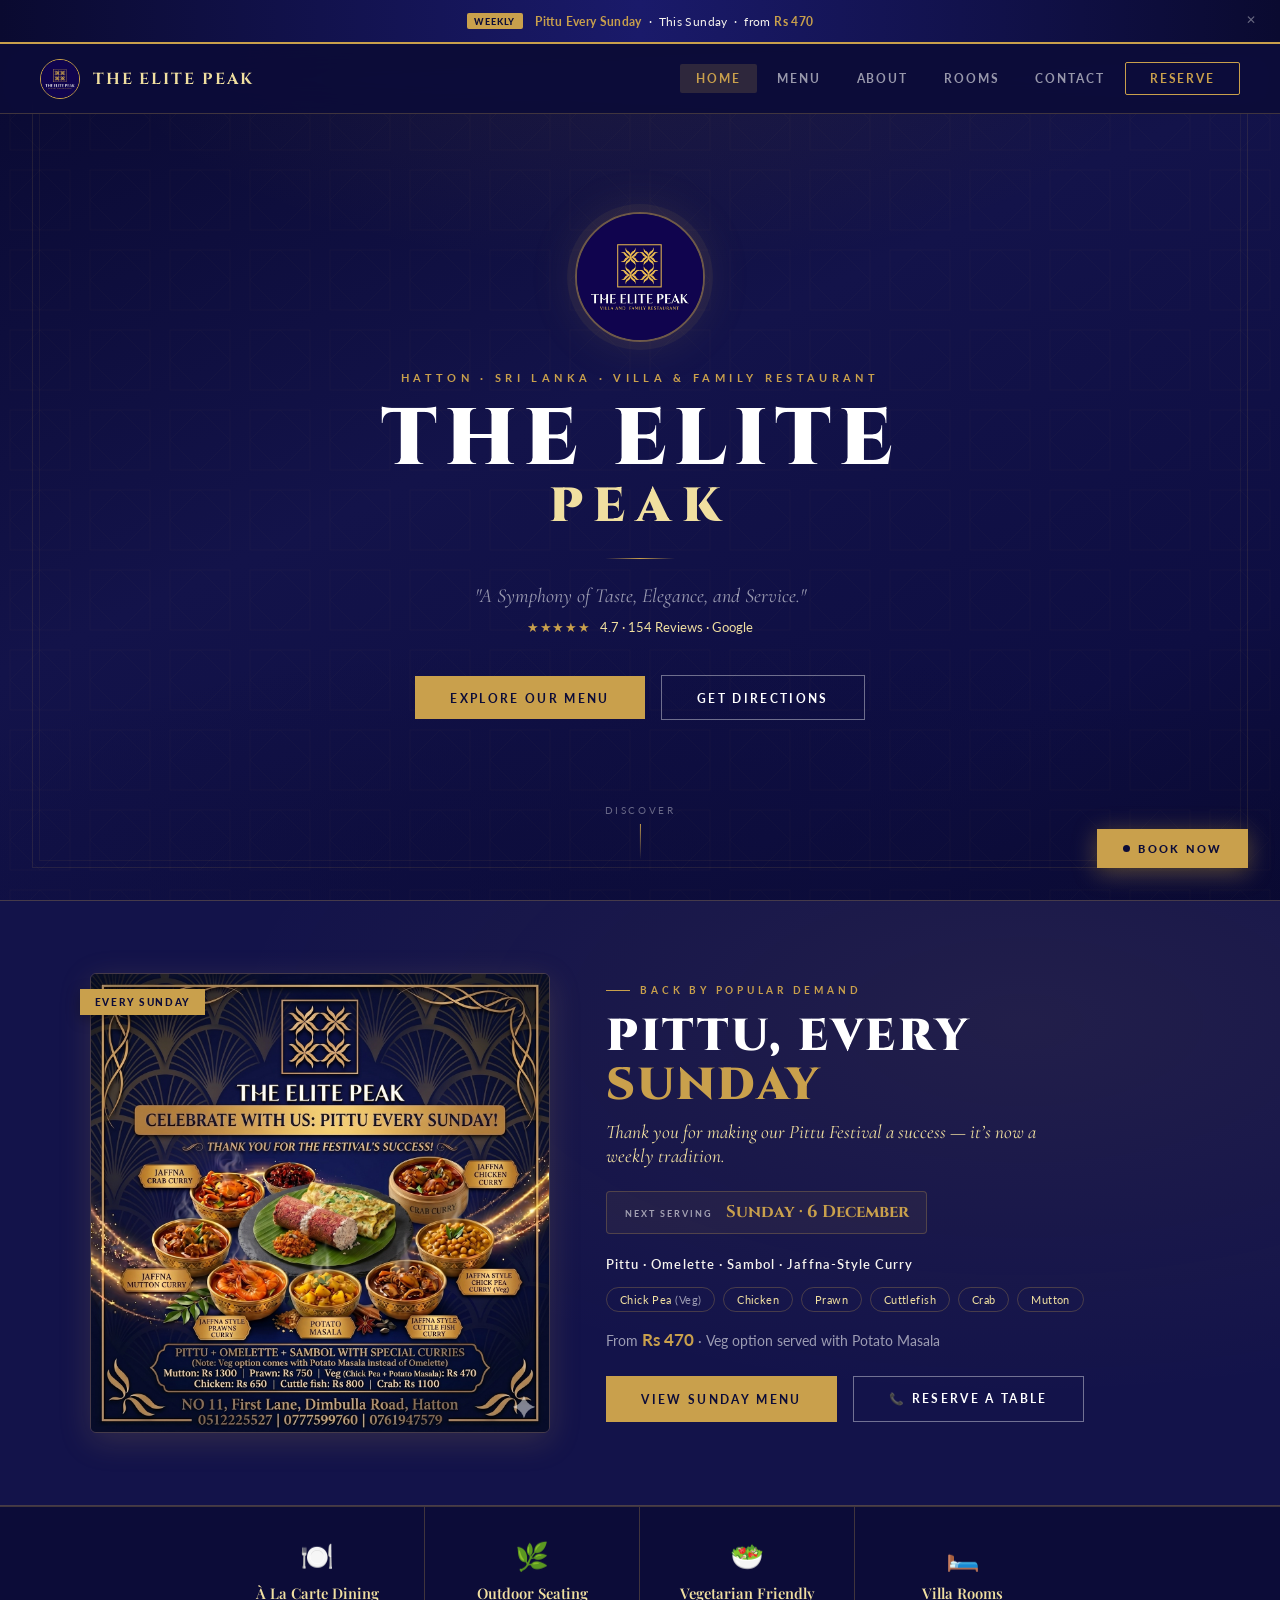
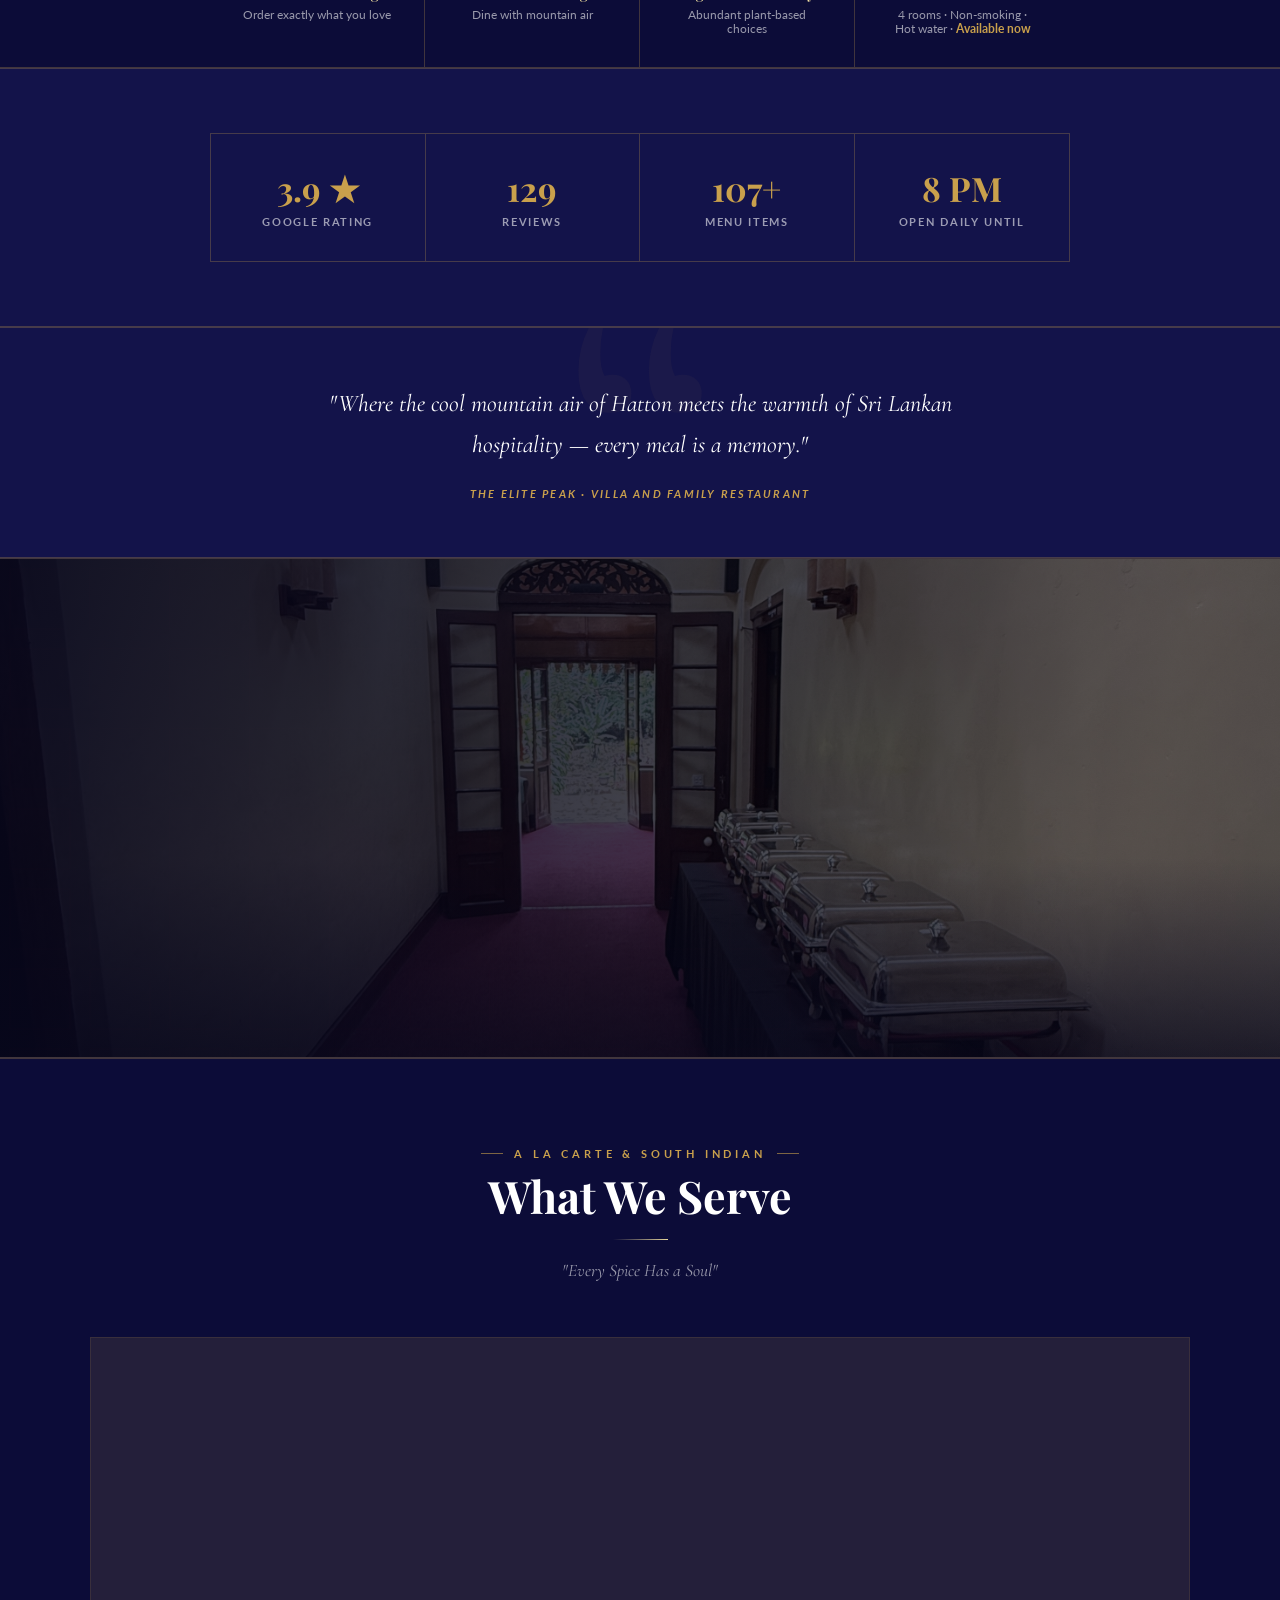
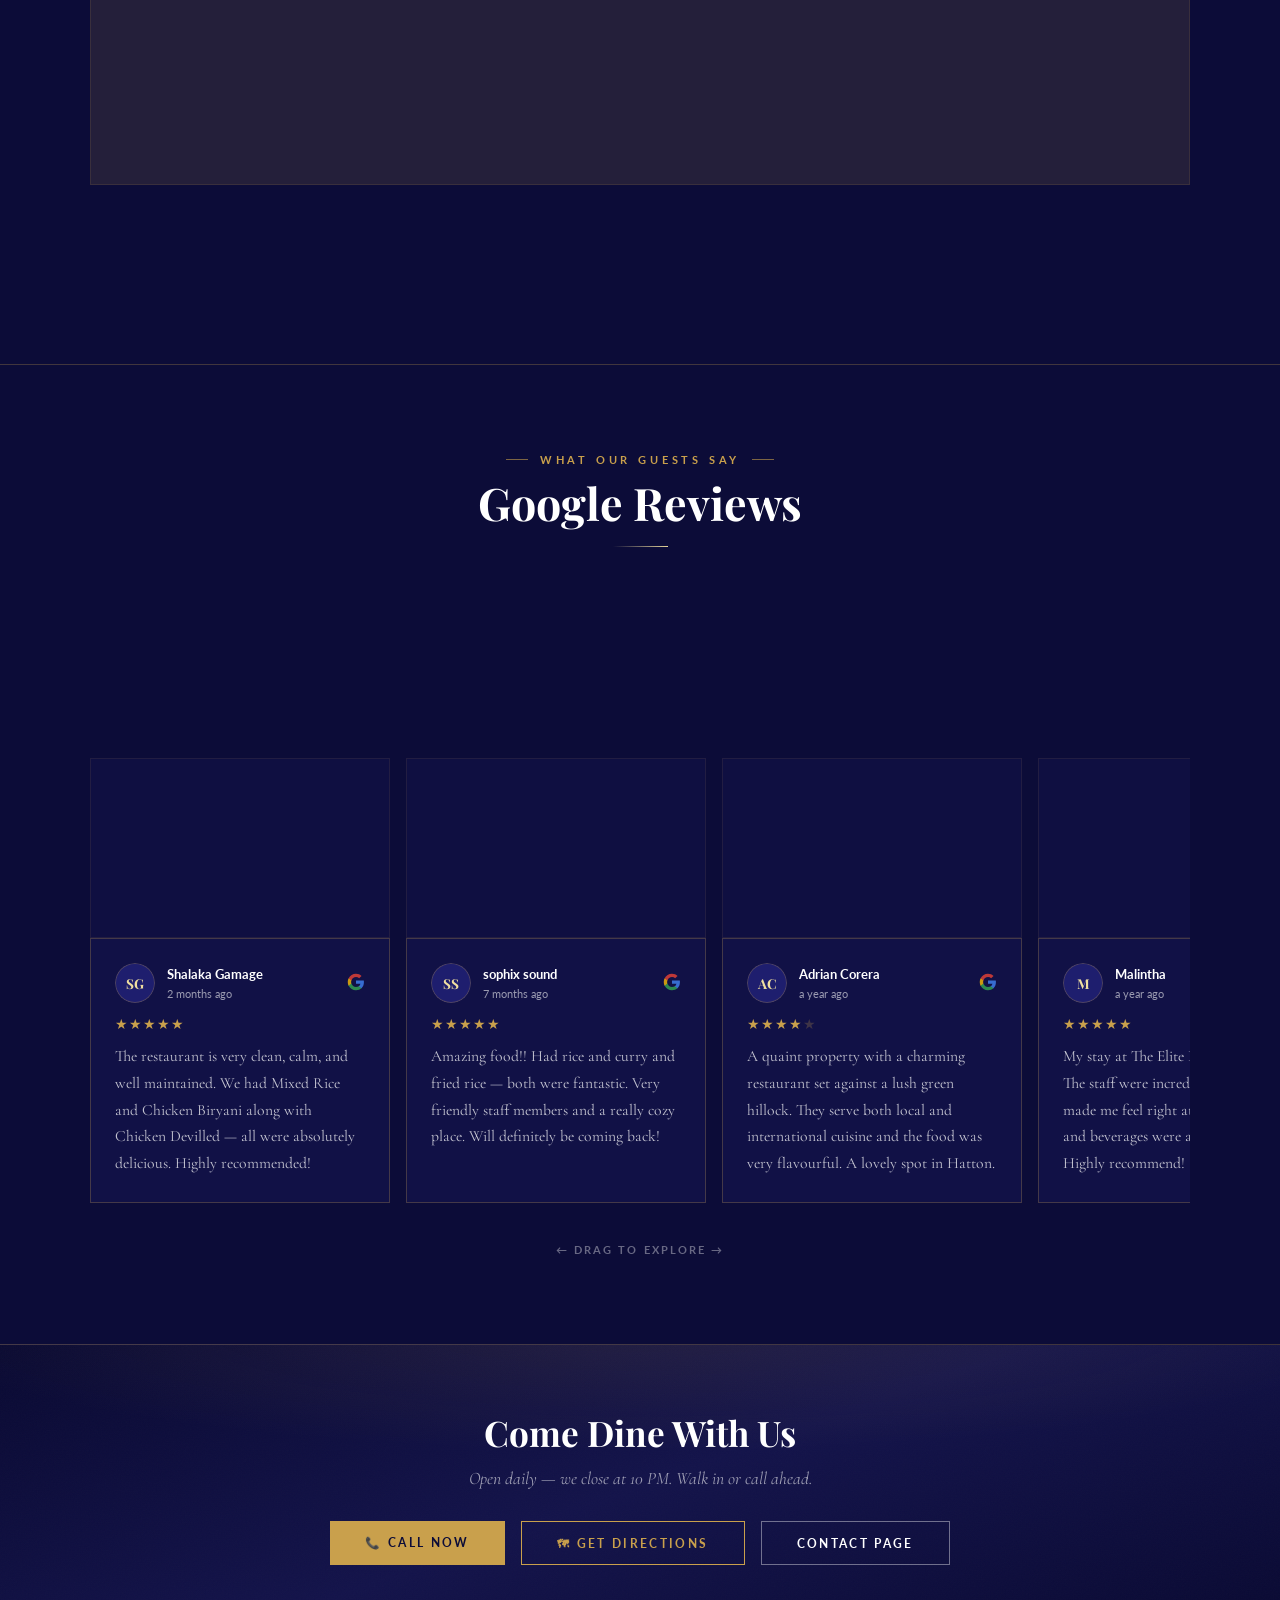
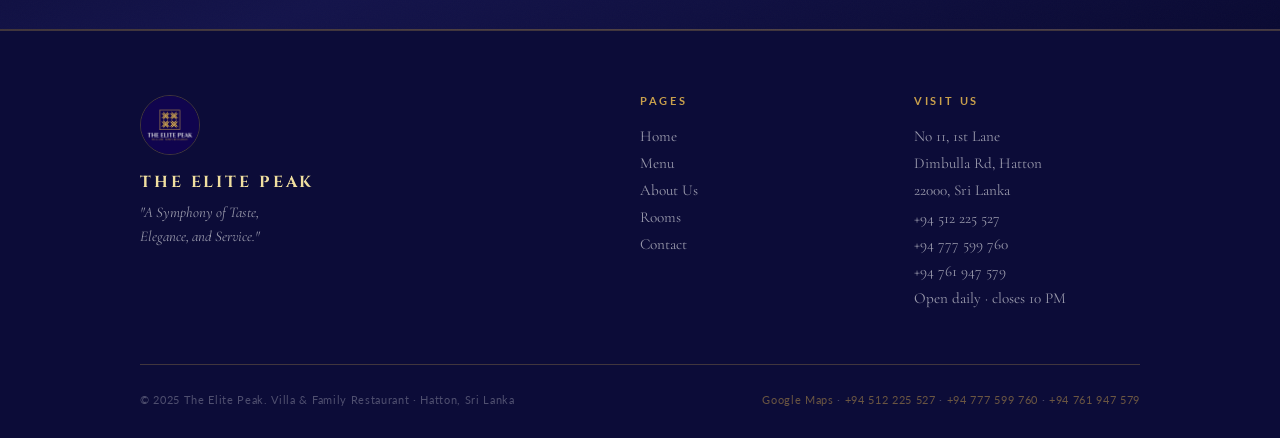
<file: index.html>
<!DOCTYPE html>
<html lang="en">
<head>
  <meta charset="UTF-8" />
  <meta name="viewport" content="width=device-width, initial-scale=1.0" />
  <title>The Elite Peak — Villa & Family Restaurant | Hatton, Sri Lanka</title>
  <meta name="description" content="The Elite Peak Villa and Family Restaurant — Hatton, Sri Lanka. Exquisite A la Carte dining and South Indian cuisine. Rated 4.7 ★ on Google." />
  <link rel="stylesheet" href="style.css" />
  <style>
    body { background: var(--navy-deep); }
    /* ---- HOME-SPECIFIC: Hero ---- */
    .hero {
      min-height: 100vh;
      display: flex; flex-direction: column;
      align-items: center; justify-content: center;
      text-align: center;
      padding: 6rem 2rem 4rem;
      position: relative; overflow: hidden;
    }
    .hero-bg {
      position: absolute; inset: 0;
      background:
        radial-gradient(ellipse 80% 55% at 50% 0%,  rgba(201,160,76,0.09) 0%, transparent 55%),
        radial-gradient(ellipse 100% 45% at 50% 100%, rgba(12,12,56,0.7) 0%, transparent 65%),
        linear-gradient(155deg, #090930 0%, #13134a 45%, #0e0e42 80%, #090930 100%);
    }
    /* Subtle repeating geometric from logo inspiration */
    .hero-bg::after {
      content: '';
      position: absolute; inset: 0;
      opacity: 0.055;
      background-image: url("data:image/svg+xml,%3Csvg xmlns='http://www.w3.org/2000/svg' width='80' height='80'%3E%3Crect x='10' y='10' width='60' height='60' fill='none' stroke='%23c9a04c' stroke-width='0.6'/%3E%3Cpath d='M40 10 L70 40 L40 70 L10 40 Z' fill='none' stroke='%23c9a04c' stroke-width='0.5'/%3E%3C/svg%3E");
      background-size: 80px 80px;
    }
    /* Decorative border frame */
    .hero-frame {
      position: absolute;
      top: 80px; left: 2rem; right: 2rem; bottom: 2rem;
      border: 1px solid rgba(201,160,76,0.12);
      pointer-events: none;
    }
    .hero-frame::before {
      content: '';
      position: absolute;
      top: 6px; left: 6px; right: 6px; bottom: 6px;
      border: 1px solid rgba(201,160,76,0.07);
    }
    .hero-content { position: relative; z-index: 2; max-width: 760px; }

    .hero-logo {
      width: 130px; height: 130px; border-radius: 50%;
      border: 2px solid rgba(201,160,76,0.5);
      box-shadow: 0 0 0 8px rgba(201,160,76,0.07), 0 0 50px rgba(201,160,76,0.14);
      overflow: hidden; margin: 0 auto 1.8rem;
      opacity: 0; animation: fadeUp 0.9s ease forwards 0.2s;
    }
    .hero-logo img { width: 100%; height: 100%; object-fit: cover; }

    .hero-eyebrow {
      font-size: 0.68rem; font-weight: 700;
      letter-spacing: 0.4em; text-transform: uppercase;
      color: var(--gold);
      opacity: 0; animation: fadeUp 0.9s ease forwards 0.38s;
      margin-bottom: 0.9rem;
    }
    .hero-title {
      font-family: 'Cinzel', serif;
      font-size: clamp(2.4rem, 7vw, 5rem);
      font-weight: 900; line-height: 1.05;
      color: var(--white);
      letter-spacing: 0.1em;
      text-transform: uppercase;
      opacity: 0; animation: fadeUp 0.9s ease forwards 0.52s;
    }
    .hero-title em {
      font-style: normal; color: var(--gold-pale);
      display: block; font-size: 0.6em;
      letter-spacing: 0.22em;
    }
    .hero-rule {
      width: 70px; height: 1px;
      background: linear-gradient(90deg, transparent, var(--gold), transparent);
      margin: 1.6rem auto;
      opacity: 0; animation: fadeIn 1s ease forwards 0.7s;
    }
    .hero-tagline {
      font-family: 'Cormorant Garamond', serif;
      font-size: clamp(1rem, 2.5vw, 1.25rem);
      font-style: italic; color: var(--text-muted);
      margin-bottom: 0.5rem;
      opacity: 0; animation: fadeUp 0.9s ease forwards 0.82s;
    }
    .hero-rating {
      display: inline-flex; align-items: center; gap: 0.6rem;
      font-size: 0.8rem; color: var(--gold-pale);
      margin-bottom: 2.5rem;
      opacity: 0; animation: fadeUp 0.9s ease forwards 0.95s;
    }
    .hero-rating .stars { color: var(--gold); letter-spacing: 0.05em; }
    .hero-actions {
      display: flex; align-items: center; justify-content: center;
      gap: 1rem; flex-wrap: wrap;
      opacity: 0; animation: fadeUp 0.9s ease forwards 1.1s;
    }

    .hero-scroll {
      position: absolute; bottom: 2.5rem; left: 50%; transform: translateX(-50%);
      z-index: 3; display: flex; flex-direction: column; align-items: center; gap: 0.5rem;
      opacity: 0; animation: fadeIn 1s ease forwards 1.5s;
    }
    .hero-scroll span { font-size: 0.63rem; letter-spacing: 0.25em; text-transform: uppercase; color: var(--text-muted2); }
    .scroll-line { width: 1px; height: 36px; background: linear-gradient(to bottom, var(--gold), transparent); animation: scrollPulse 2.2s ease infinite; }

    /* ---- Menu Preview section ---- */
    .menu-preview {
      background: var(--navy-mid);
      border-top: 1px solid var(--border-gold);
      border-bottom: 1px solid var(--border-gold);
    }
    .preview-grid {
      max-width: 1100px; margin: 0 auto;
      display: grid; grid-template-columns: repeat(auto-fill, minmax(220px, 1fr));
      gap: 1px;
      background: rgba(201,160,76,0.12);
      border: 1px solid rgba(201,160,76,0.12);
    }
    .preview-card {
      background: rgba(12,12,56,0.7);
      padding: 1.75rem 1.4rem;
      cursor: pointer;
      transition: background var(--transition), transform var(--transition);
      position: relative; overflow: hidden;
      display: block;
    }
    .preview-card::before {
      content: '';
      position: absolute; top: 0; left: 0; right: 0;
      height: 2px; background: var(--gold);
      transform: scaleX(0); transform-origin: left;
      transition: transform var(--transition);
    }
    .preview-card:hover { background: rgba(19,19,74,0.95); transform: translateY(-2px); }
    .preview-card:hover::before { transform: scaleX(1); }
    .preview-card-icon { font-size: 1.9rem; margin-bottom: 0.85rem; }
    .preview-card-title {
      font-family: 'Playfair Display', serif;
      font-size: 1rem; font-weight: 600;
      color: var(--white); margin-bottom: 0.4rem;
    }
    .preview-card-count {
      font-size: 0.7rem; font-weight: 700;
      letter-spacing: 0.12em; text-transform: uppercase;
      color: var(--gold);
    }

    .view-all-wrap { text-align: center; margin-top: 3rem; }

    /* ---- Villa Teaser ---- */
    .villa-teaser {
      position: relative; height: 500px; overflow: hidden;
      border-top: 1px solid var(--border-gold);
      border-bottom: 1px solid var(--border-gold);
    }
    .villa-teaser-bg { position: absolute; inset: 0; }
    .villa-teaser-bg img {
      width: 100%; height: 100%; object-fit: cover;
      filter: brightness(0.45) saturate(0.85);
      transform: scale(1.03);
      transition: transform 12s ease;
    }
    .villa-teaser:hover .villa-teaser-bg img { transform: scale(1.0); }
    .villa-teaser-overlay {
      position: absolute; inset: 0;
      background:
        linear-gradient(105deg, rgba(7,7,28,0.90) 0%, rgba(7,7,28,0.42) 55%, rgba(7,7,28,0.1) 85%),
        linear-gradient(to top, rgba(7,7,28,0.7) 0%, transparent 40%);
    }
    .villa-teaser-overlay::after {
      content: '';
      position: absolute; inset: 0;
      background-image: url("data:image/svg+xml,%3Csvg xmlns='http://www.w3.org/2000/svg' width='80' height='80'%3E%3Crect x='10' y='10' width='60' height='60' fill='none' stroke='%23c9a04c' stroke-width='0.4' opacity='0.2'/%3E%3C/svg%3E");
      background-size: 80px 80px; opacity: 0.07;
    }
    .villa-teaser-content {
      position: relative; z-index: 2; height: 100%;
      display: flex; flex-direction: column; justify-content: center;
      padding: 0 6vw; max-width: 620px;
    }
    .villa-teaser-eyebrow {
      display: flex; align-items: center; gap: 0.65rem;
      font-size: 0.63rem; font-weight: 700;
      letter-spacing: 0.38em; text-transform: uppercase;
      color: var(--gold); margin-bottom: 1.1rem;
    }
    .villa-teaser-eyebrow::before { content: ''; width: 24px; height: 1px; background: var(--gold); flex-shrink: 0; }
    .villa-teaser-title {
      font-family: 'Playfair Display', serif;
      font-size: clamp(2.1rem, 5vw, 3.4rem);
      font-weight: 700; color: var(--white);
      line-height: 1.1; margin-bottom: 1.2rem;
    }
    .villa-teaser-title em { color: var(--gold-pale); font-style: italic; display: block; }
    .villa-teaser-rule {
      width: 56px; height: 1px;
      background: linear-gradient(90deg, var(--gold), transparent);
      margin-bottom: 1.2rem;
    }
    .villa-teaser-sub {
      font-family: 'Cormorant Garamond', serif;
      font-size: 1.1rem; font-style: italic;
      color: rgba(255,255,255,0.62); margin-bottom: 2.2rem;
    }
    .villa-teaser-amenities {
      display: flex; gap: 0.5rem; flex-wrap: wrap; margin-bottom: 2.2rem;
    }
    .villa-teaser-amenities span {
      padding: 0.28rem 0.7rem;
      border: 1px solid rgba(201,160,76,0.3);
      background: rgba(201,160,76,0.07);
      font-size: 0.62rem; font-weight: 700;
      letter-spacing: 0.1em; text-transform: uppercase;
      color: var(--gold-pale);
    }
    @media (max-width: 768px) {
      .villa-teaser { height: 420px; }
    }

    /* ---- Testimonial / highlight band ---- */
    .highlight-band {
      background: var(--navy-mid);
      border-top: 1px solid var(--border-gold);
      border-bottom: 1px solid var(--border-gold);
      padding: 3.5rem 2rem;
      text-align: center;
    }
    .highlight-band blockquote {
      font-family: 'Cormorant Garamond', serif;
      font-size: clamp(1.1rem, 2.5vw, 1.5rem);
      font-style: italic; color: var(--white);
      max-width: 700px; margin: 0 auto 1rem;
      line-height: 1.7;
    }
    .highlight-band cite {
      font-size: 0.7rem; font-weight: 700;
      letter-spacing: 0.2em; text-transform: uppercase;
      color: var(--gold);
    }
  </style>
  
  <script>
    var _paq = window._paq = window._paq || [];
    /* tracker methods like "setCustomDimension" should be called before "trackPageView" */
    _paq.push(['trackPageView']);
    _paq.push(['enableLinkTracking']);
    (function() {
      var u="https://elitepeakhattonlk.matomo.cloud/";
      _paq.push(['setTrackerUrl', u+'matomo.php']);
      _paq.push(['setSiteId', '1']);
      var d=document, g=d.createElement('script'), s=d.getElementsByTagName('script')[0];
      g.async=true; g.src='https://cdn.matomo.cloud/elitepeakhattonlk.matomo.cloud/matomo.js'; s.parentNode.insertBefore(g,s);
    })();
  </script>

</head>
<body>

  <!-- NAV -->
  <nav class="nav" id="mainNav">
    <a href="index.html" class="nav-brand">
      <img src="resources/elitepeak_icon.jpg" alt="The Elite Peak" class="nav-logo" />
      <span class="nav-name">The Elite Peak</span>
    </a>
    <ul class="nav-links">
      <li><a href="index.html" class="active">Home</a></li>
      <li><a href="menu.html">Menu</a></li>
      <li><a href="about.html">About</a></li>
      <li><a href="rooms.html">Rooms</a></li>
      <li><a href="contact.html">Contact</a></li>
      <li><a href="tel:+94512225527" class="nav-cta">Reserve</a></li>
    </ul>
    <button class="hamburger" id="hamburgerBtn" aria-label="Open menu">
      <span></span><span></span><span></span>
    </button>
  </nav>

  <!-- Mobile drawer -->
  <div class="nav-overlay" id="navOverlay"></div>
  <div class="nav-drawer" id="navDrawer">
    <button class="drawer-close" id="drawerClose">✕</button>
    <ul>
      <li><a href="index.html" class="drawer-link active">Home</a></li>
      <li><a href="menu.html" class="drawer-link">Menu</a></li>
      <li><a href="about.html" class="drawer-link">About</a></li>
      <li><a href="rooms.html" class="drawer-link">Rooms</a></li>
      <li><a href="contact.html" class="drawer-link">Contact</a></li>
      <li><a href="tel:+94512225527" class="drawer-link">📞 +94 512 225 527</a></li>
      <li><a href="tel:+94777599760" class="drawer-link">📱 +94 777 599 760</a></li>
      <li><a href="tel:+94761947579" class="drawer-link">📱 +94 761 947 579</a></li>
    </ul>
  </div>

  <!-- HERO -->
  <section class="hero" id="hero">
    <div class="hero-bg"></div>
    <div class="hero-frame"></div>
    <div class="hero-content">
      <div class="hero-logo"><img src="resources/elitepeak_icon.jpg" alt="The Elite Peak Logo" /></div>
      <p class="hero-eyebrow">Hatton · Sri Lanka · Villa &amp; Family Restaurant</p>
      <h1 class="hero-title">The Elite<em>Peak</em></h1>
      <div class="hero-rule"></div>
      <p class="hero-tagline">"A Symphony of Taste, Elegance, and Service."</p>
      <div class="hero-rating">
        <span class="stars">★★★★★</span>
        <span>4.7 · 154 Reviews · Google</span>
      </div>
      <div class="hero-actions">
        <a href="menu.html" class="btn btn-gold">Explore Our Menu</a>
        <a href="contact.html" class="btn btn-outline-white">Get Directions</a>
      </div>
    </div>
    <div class="hero-scroll">
      <span>Discover</span>
      <div class="scroll-line"></div>
    </div>
  </section>

  <!-- PITTU SUNDAYS — weekly tradition -->
  <section class="pittu-sunday" id="pittu-sunday">
    <div class="ps-inner">
      <div class="ps-poster reveal">
        <img src="resources/pittu_sunday/pittu_sunday_web.jpg" alt="Pittu Every Sunday at The Elite Peak — pittu, omelette and sambol with Jaffna-style curries" loading="lazy" />
        <div class="ps-poster-badge" id="psBadge">Every Sunday</div>
      </div>
      <div class="ps-content reveal">
        <p class="ps-eyebrow">Back by Popular Demand</p>
        <h2 class="ps-title">Pittu, Every<em>Sunday</em></h2>
        <p class="ps-thanks">Thank you for making our Pittu Festival a success — it&rsquo;s now a weekly tradition.</p>
        <div class="ps-next">
          <span class="ps-next-label">Next Serving</span>
          <span class="ps-next-date" id="psNextDate">This Sunday</span>
        </div>
        <p class="ps-combo">Pittu &middot; Omelette &middot; Sambol &middot; Jaffna-Style Curry</p>
        <div class="ps-curries">
          <span>Chick Pea <em>(Veg)</em></span>
          <span>Chicken</span>
          <span>Prawn</span>
          <span>Cuttlefish</span>
          <span>Crab</span>
          <span>Mutton</span>
        </div>
        <p class="ps-price">From <strong>Rs 470</strong> &middot; Veg option served with Potato Masala</p>
        <div class="ps-actions">
          <a href="menu.html?cat=sunday" class="btn btn-gold">View Sunday Menu</a>
          <a href="tel:+94512225527" class="btn btn-outline-white">📞 Reserve a Table</a>
        </div>
      </div>
    </div>
  </section>
  <script>
    (function () {
      /* Compute next Sunday in Sri Lanka time */
      var colombo = new Date(new Date().toLocaleString('en-US', { timeZone: 'Asia/Colombo' }));
      var daysAway = (7 - colombo.getDay()) % 7;
      var next = new Date(colombo);
      next.setDate(colombo.getDate() + daysAway);
      var label = next.toLocaleDateString('en-GB', { day: 'numeric', month: 'long' });

      var dateEl = document.getElementById('psNextDate');
      var badgeEl = document.getElementById('psBadge');
      if (daysAway === 0) {
        dateEl.textContent = 'Today · ' + label;
        badgeEl.textContent = 'Served Today!';
        document.getElementById('pittu-sunday').classList.add('ps-today');
      } else if (daysAway === 1) {
        dateEl.textContent = 'Tomorrow · ' + label;
      } else {
        dateEl.textContent = 'Sunday · ' + label;
      }
    })();
  </script>

  <!-- FEATURES STRIP -->
  <div class="features-strip">
    <div class="features-grid" style="grid-template-columns:repeat(4,1fr)">
      <div class="feature-item">
        <span class="feature-icon">🍽️</span>
        <p class="feature-title">À La Carte Dining</p>
        <p class="feature-desc">Order exactly what you love</p>
      </div>
      <div class="feature-item">
        <span class="feature-icon">🌿</span>
        <p class="feature-title">Outdoor Seating</p>
        <p class="feature-desc">Dine with mountain air</p>
      </div>
      <div class="feature-item">
        <span class="feature-icon">🥗</span>
        <p class="feature-title">Vegetarian Friendly</p>
        <p class="feature-desc">Abundant plant-based choices</p>
      </div>
      <div class="feature-item" style="border-right:none">
        <span class="feature-icon">🛏️</span>
        <p class="feature-title"><a href="rooms.html" style="color:inherit">Villa Rooms</a></p>
        <p class="feature-desc">4 rooms · Non-smoking · Hot water · <a href="rooms.html" style="color:var(--gold); font-weight:700">Available now</a></p>
      </div>
    </div>
  </div>

  <!-- STATS -->
  <section class="section" style="background:var(--navy-mid); padding:4rem 2rem; border-top:1px solid var(--border-gold); border-bottom:1px solid var(--border-gold);">
    <div class="stats-row reveal">
      <div class="stat-item">
        <span class="stat-number">4.7 ★</span>
        <span class="stat-label">Google Rating</span>
      </div>
      <div class="stat-item">
        <span class="stat-number">154</span>
        <span class="stat-label">Reviews</span>
      </div>
      <div class="stat-item">
        <span class="stat-number">128+</span>
        <span class="stat-label">Menu Items</span>
      </div>
      <div class="stat-item">
        <span class="stat-number">10 PM</span>
        <span class="stat-label">Open Daily Until</span>
      </div>
    </div>
  </section>

  <!-- QUOTE BAND -->
  <div class="highlight-band">
    <blockquote>"Where the cool mountain air of Hatton meets the warmth of Sri Lankan hospitality — every meal is a memory."</blockquote>
    <cite>The Elite Peak · Villa and Family Restaurant</cite>
  </div>

  <!-- VILLA TEASER -->
  <section class="villa-teaser">
    <div class="villa-teaser-bg">
      <img src="resources/lobby/IMG_7108.JPG" alt="The Elite Peak Villa Lobby" loading="lazy" />
      <div class="villa-teaser-overlay"></div>
    </div>
    <div class="villa-teaser-content reveal">
      <p class="villa-teaser-eyebrow">Accommodation</p>
      <h2 class="villa-teaser-title">Stay at the Peak<em>Villa Rooms</em></h2>
      <div class="villa-teaser-rule"></div>
      <p class="villa-teaser-sub">Four vintage-style rooms nestled in the cool hills of Hatton — wake up to mountain air and walk down to breakfast.</p>
      <div class="villa-teaser-amenities">
        <span>4 Rooms</span>
        <span>Hot Water</span>
        <span>Non-Smoking</span>
        <span>Mountain Views</span>
        <span>Daily Housekeeping</span>
      </div>
      <div style="display:flex;gap:1rem;flex-wrap:wrap">
        <a href="rooms.html" class="btn btn-gold">View Rooms</a>
        <a href="tel:+94512225527" class="btn btn-outline-white">📞 Enquire Now</a>
      </div>
    </div>
  </section>

  <!-- MENU PREVIEW -->
  <section class="section menu-preview" style="background:var(--navy-deep)">
    <div class="section-header">
      <p class="section-eyebrow">A La Carte &amp; South Indian</p>
      <h2 class="section-title section-title-light">What We Serve</h2>
      <div class="section-rule"></div>
      <p class="section-sub section-sub-light">"Every Spice Has a Soul"</p>
    </div>
    <div class="preview-grid reveal-stagger">
      <a href="menu.html?cat=sunday" class="preview-card reveal">
        <div class="preview-card-icon">🥥</div>
        <p class="preview-card-title">Sunday Pittu Special</p>
        <p class="preview-card-count">Every Sunday · from Rs 470</p>
      </a>
      <a href="menu.html?cat=soup" class="preview-card reveal">
        <div class="preview-card-icon">🍲</div>
        <p class="preview-card-title">Soups &amp; Noodles</p>
        <p class="preview-card-count">9 items</p>
      </a>
      <a href="menu.html?cat=fried-rice" class="preview-card reveal">
        <div class="preview-card-icon">🍚</div>
        <p class="preview-card-title">Fried Rice</p>
        <p class="preview-card-count">Regular · Medium · Large</p>
      </a>
      <a href="menu.html?cat=kottu" class="preview-card reveal">
        <div class="preview-card-icon">🫓</div>
        <p class="preview-card-title">Kottu Rotti</p>
        <p class="preview-card-count">Normal &amp; With Cheese</p>
      </a>
      <a href="menu.html?cat=biryani" class="preview-card reveal">
        <div class="preview-card-icon">🫕</div>
        <p class="preview-card-title">Biryani</p>
        <p class="preview-card-count">Incl. Sawaan for 5</p>
      </a>
      <a href="menu.html?cat=special" class="preview-card reveal">
        <div class="preview-card-icon">👨‍🍳</div>
        <p class="preview-card-title">Chef's Special</p>
        <p class="preview-card-count">Kili · Dum · Paal Parotta</p>
      </a>
      <a href="menu.html?cat=south-indian" class="preview-card reveal">
        <div class="preview-card-icon">🫙</div>
        <p class="preview-card-title">South Indian</p>
        <p class="preview-card-count">Naan · Kurma · Paratha</p>
      </a>
      <a href="menu.html?cat=juice" class="preview-card reveal">
        <div class="preview-card-icon">🥤</div>
        <p class="preview-card-title">Juice &amp; Drinks</p>
        <p class="preview-card-count">Fresh juices &amp; milkshakes</p>
      </a>
      <a href="menu.html?cat=desserts" class="preview-card reveal">
        <div class="preview-card-icon">🍨</div>
        <p class="preview-card-title">Desserts</p>
        <p class="preview-card-count">Ice cream &amp; fruit salad</p>
      </a>
    </div>
    <div class="view-all-wrap reveal">
      <a href="menu.html" class="btn btn-gold">View Full Menu</a>
    </div>
  </section>

  <!-- LIVE REVIEWS -->
  <section class="reviews-section" id="reviews">
    <div class="section-header">
      <p class="section-eyebrow">What Our Guests Say</p>
      <h2 class="section-title section-title-light">Google Reviews</h2>
      <div class="section-rule"></div>
    </div>

    <!-- Rating summary -->
    <div class="rv-summary reveal">
      <div class="rv-score-block">
        <span class="rv-score-number" data-live-rating>4.7</span>
        <div class="rv-score-stars" data-live-stars>
          <span class="rv-star rv-star-full">★</span>
          <span class="rv-star rv-star-full">★</span>
          <span class="rv-star rv-star-full">★</span>
          <span class="rv-star rv-star-full">★</span>
          <span class="rv-star rv-star-half">★</span>
        </div>
        <span class="rv-score-label">out of 5</span>
      </div>
      <div class="rv-divider"></div>
      <div class="rv-meta">
        <div class="rv-meta-count">Based on <span data-live-count>154</span> reviews</div>
        <p class="rv-meta-sub">Verified reviews from Google · Updated automatically</p>
        <a href="https://share.google/OejDSe92kYvIMkp5R" target="_blank" rel="noopener" class="rv-google-badge">
          <svg viewBox="0 0 24 24" width="14" height="14"><path d="M22.56 12.25c0-.78-.07-1.53-.2-2.25H12v4.26h5.92c-.26 1.37-1.04 2.53-2.21 3.31v2.77h3.57c2.08-1.92 3.28-4.74 3.28-8.09z" fill="#4285F4"/><path d="M12 23c2.97 0 5.46-.98 7.28-2.66l-3.57-2.77c-.98.66-2.23 1.06-3.71 1.06-2.86 0-5.29-1.93-6.16-4.53H2.18v2.84C3.99 20.53 7.7 23 12 23z" fill="#34A853"/><path d="M5.84 14.09c-.22-.66-.35-1.36-.35-2.09s.13-1.43.35-2.09V7.07H2.18C1.43 8.55 1 10.22 1 12s.43 3.45 1.18 4.93l2.85-2.22.81-.62z" fill="#FBBC05"/><path d="M12 5.38c1.62 0 3.06.56 4.21 1.64l3.15-3.15C17.45 2.09 14.97 1 12 1 7.7 1 3.47 3.47 2.18 7.07l3.66 2.84c.87-2.6 3.3-4.53 6.16-4.53z" fill="#EA4335"/></svg>
          View All on Google
        </a>
      </div>
    </div>

    <!-- Review cards carousel -->
    <div class="rv-carousel-wrap reveal">
      <!-- Skeleton shown while loading -->
      <div class="rv-loading" id="rvSkeleton">
        <div class="rv-skeleton"></div>
        <div class="rv-skeleton"></div>
        <div class="rv-skeleton"></div>
        <div class="rv-skeleton"></div>
      </div>
      <!-- Injected by reviews.js -->
      <div data-reviews-container></div>
    </div>
    <p class="rv-scroll-hint" style="margin-top:1.5rem">← Drag to explore →</p>
  </section>

  <!-- CTA BAND -->
  <div class="cta-band">
    <h3>Come Dine With Us</h3>
    <p>Open daily — we close at 10 PM. Walk in or call ahead.</p>
    <div class="btn-group">
      <a href="tel:+94512225527" class="btn btn-gold">📞 Call Now</a>
      <a href="https://share.google/OejDSe92kYvIMkp5R" target="_blank" rel="noopener" class="btn btn-outline-gold">🗺 Get Directions</a>
      <a href="contact.html" class="btn btn-outline-white">Contact Page</a>
    </div>
  </div>

  <!-- FOOTER -->
  <footer class="footer">
    <div class="footer-inner">
      <div>
        <div class="footer-logo"><img src="resources/elitepeak_icon.jpg" alt="The Elite Peak" /></div>
        <div class="footer-name">THE ELITE PEAK</div>
        <p class="footer-tagline">"A Symphony of Taste,<br>Elegance, and Service."</p>
      </div>
      <div class="footer-col">
        <h4>Pages</h4>
        <ul>
          <li><a href="index.html">Home</a></li>
          <li><a href="menu.html">Menu</a></li>
          <li><a href="about.html">About Us</a></li>
          <li><a href="rooms.html">Rooms</a></li>
          <li><a href="contact.html">Contact</a></li>
        </ul>
      </div>
      <div class="footer-col">
        <h4>Visit Us</h4>
        <ul>
          <li>No 11, 1st Lane</li>
          <li>Dimbulla Rd, Hatton</li>
          <li>22000, Sri Lanka</li>
          <li style="margin-top:0.6rem"><a href="tel:+94512225527">+94 512 225 527</a></li>
          <li><a href="tel:+94777599760">+94 777 599 760</a></li>
          <li><a href="tel:+94761947579">+94 761 947 579</a></li>
          <li>Open daily · closes 10 PM</li>
        </ul>
      </div>
    </div>
    <div class="footer-bottom">
      <p>© 2025 The Elite Peak. Villa &amp; Family Restaurant · Hatton, Sri Lanka</p>
      <p><a href="https://share.google/OejDSe92kYvIMkp5R" target="_blank" rel="noopener">Google Maps</a> · <a href="tel:+94512225527">+94 512 225 527</a> · <a href="tel:+94777599760">+94 777 599 760</a> · <a href="tel:+94761947579">+94 761 947 579</a></p>
    </div>
  </footer>

  <script src="nav.js"></script>
  <script src="reviews.js"></script>
  <script>
    /* Count-up animation for stats */
    document.addEventListener('DOMContentLoaded', function () {
      var statEls = document.querySelectorAll('.stat-number');
      var statRO = new IntersectionObserver(function (entries) {
        entries.forEach(function (e) {
          if (!e.isIntersecting) return;
          statRO.unobserve(e.target);
          var el = e.target;
          var originalText = el.textContent.trim();
          var match = originalText.match(/^([\d.]+)/);
          if (!match) return;
          var target = parseFloat(match[1]);
          var suffix = originalText.slice(match[1].length);
          var isDecimal = match[1].indexOf('.') !== -1;
          var duration = 1500;
          var startTime = null;
          var startVal = target * 0.3;
          function step(ts) {
            if (!startTime) startTime = ts;
            var elapsed = Math.min(ts - startTime, duration);
            var progress = 1 - Math.pow(1 - elapsed / duration, 3);
            var current = startVal + (target - startVal) * progress;
            el.textContent = (isDecimal ? current.toFixed(1) : Math.floor(current)) + suffix;
            if (elapsed < duration) { requestAnimationFrame(step); }
            else { el.textContent = originalText; }
          }
          requestAnimationFrame(step);
        });
      }, { threshold: 0.6 });
      statEls.forEach(function (el) { statRO.observe(el); });
    });
  </script>
  <script>
    /* Hide skeleton once reviews are rendered */
    const _origRender = window.renderReviews;
    document.addEventListener('DOMContentLoaded', () => {
      const skeleton = document.getElementById('rvSkeleton');
      const observer = new MutationObserver(() => {
        const container = document.querySelector('[data-reviews-container]');
        if (container && container.children.length > 0) {
          if (skeleton) skeleton.style.display = 'none';
        }
      });
      const container = document.querySelector('[data-reviews-container]');
      if (container) observer.observe(container, { childList: true });
    });
  </script>
</body>
</html>
</file>
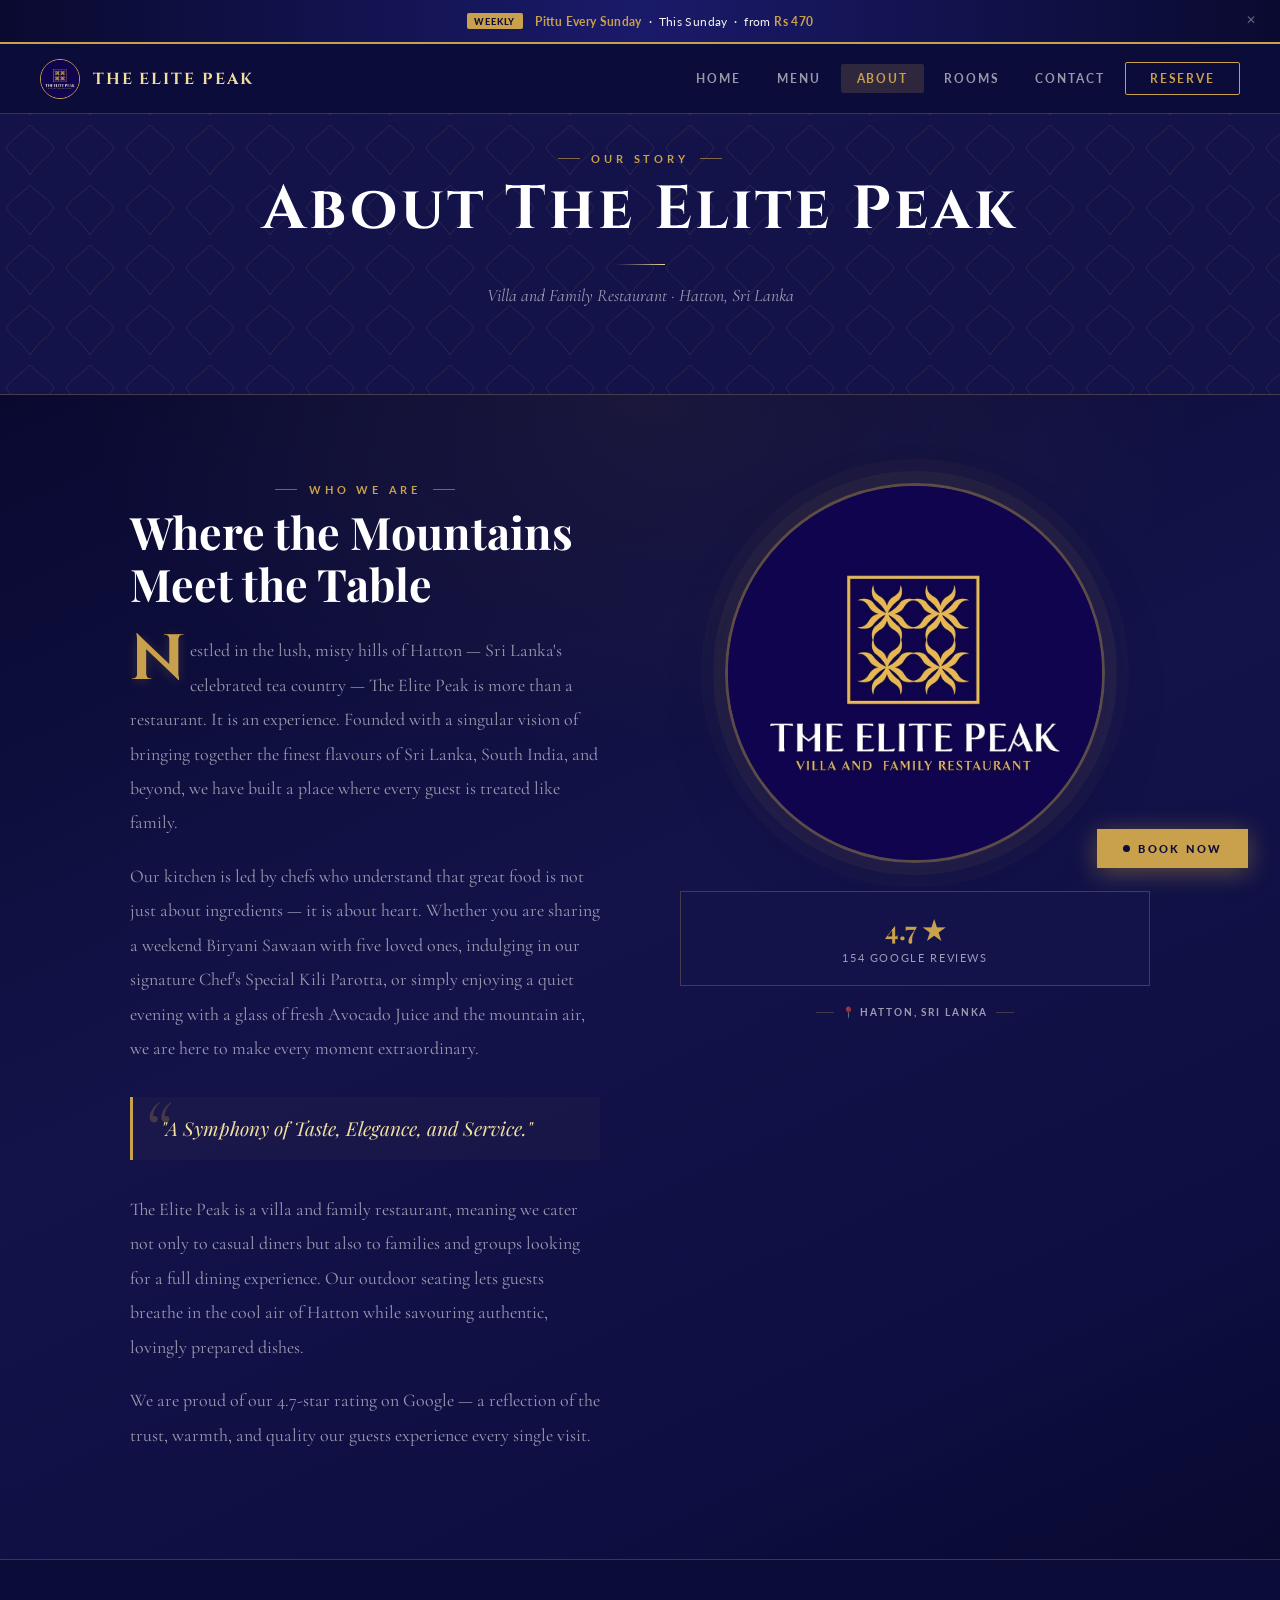
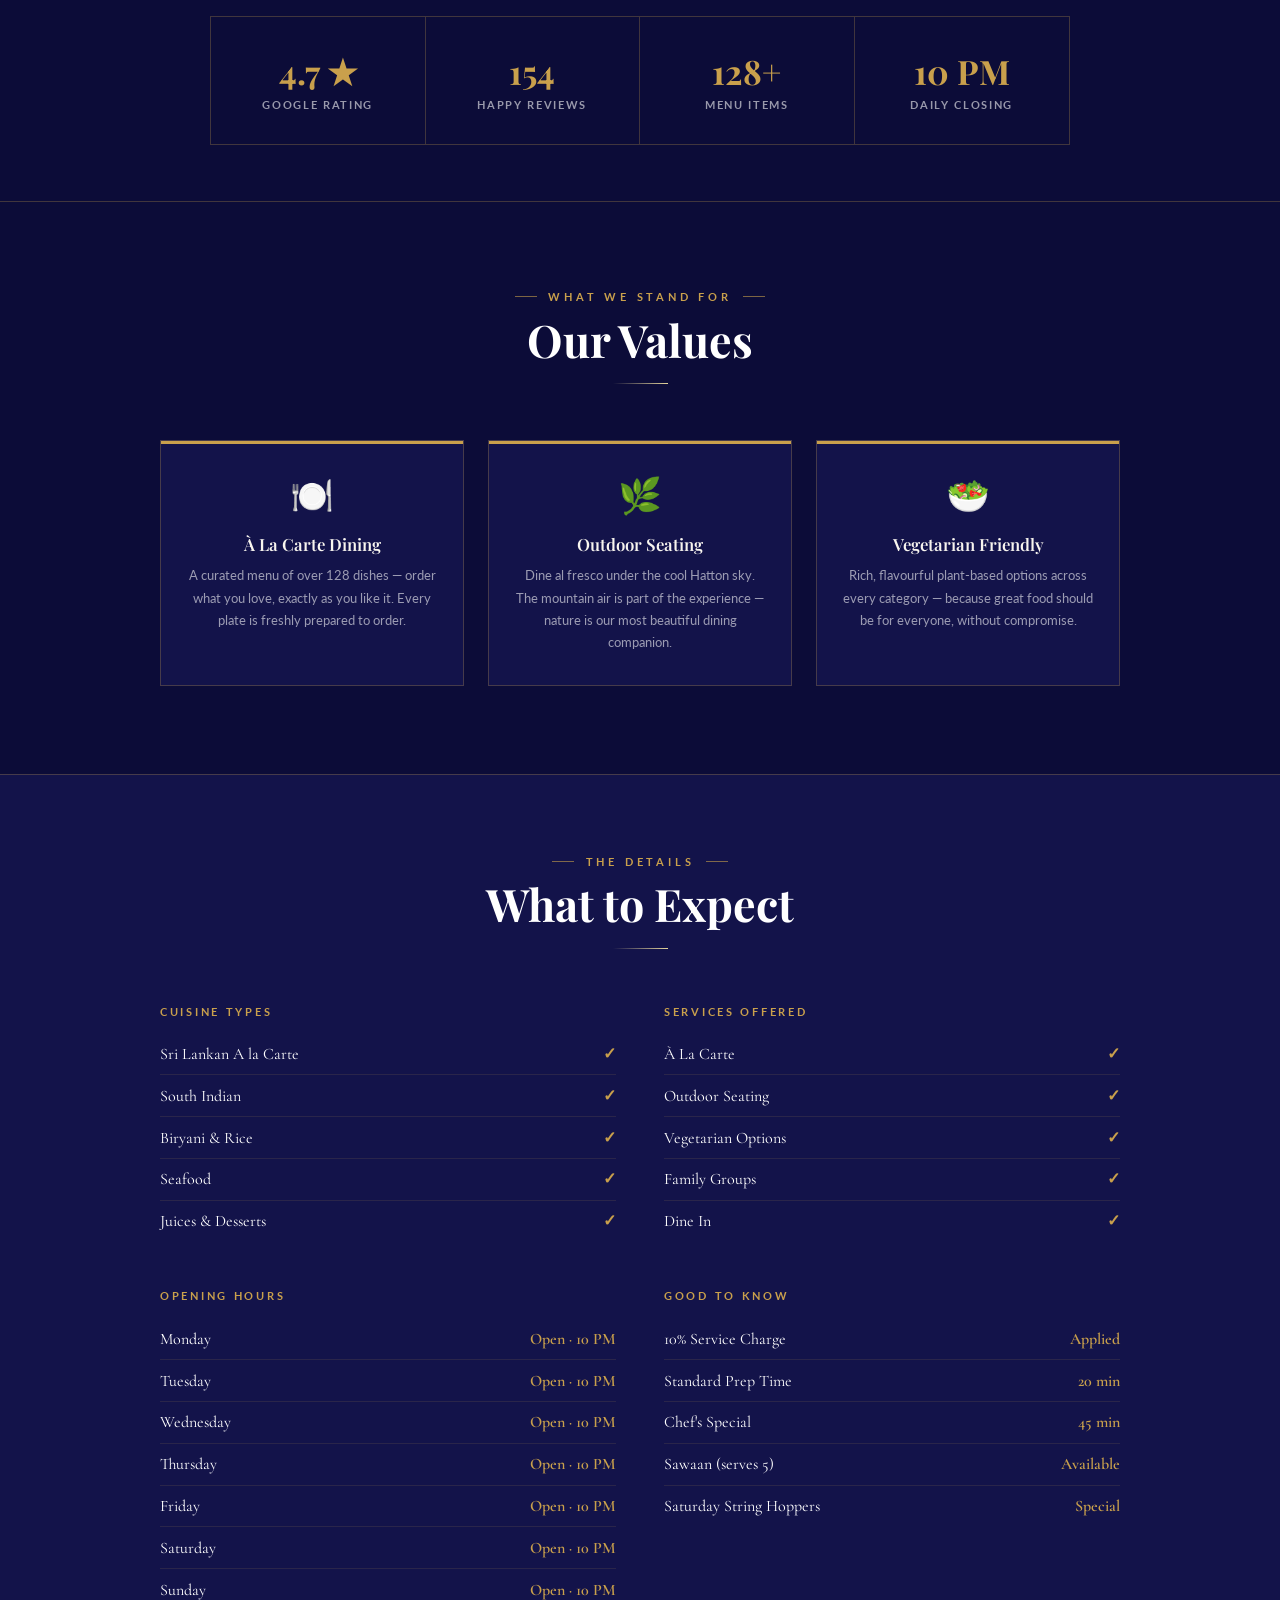
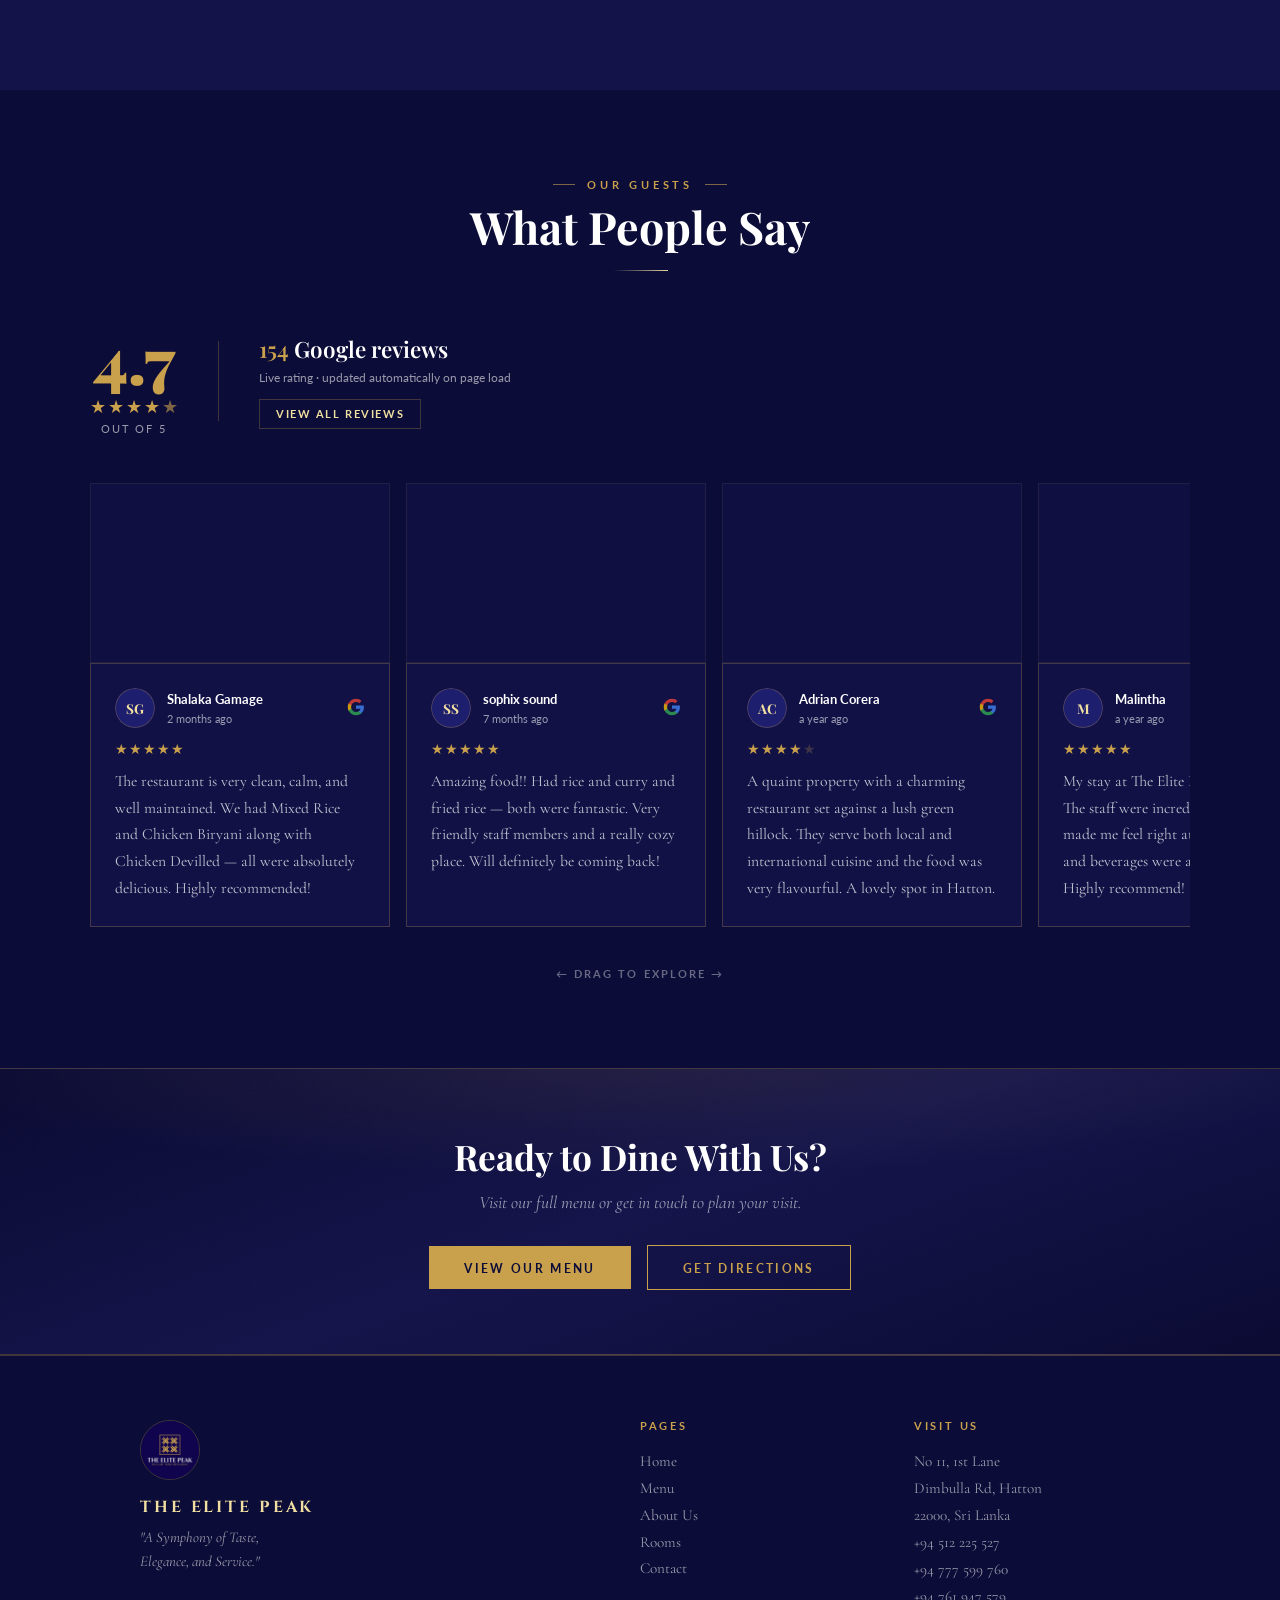
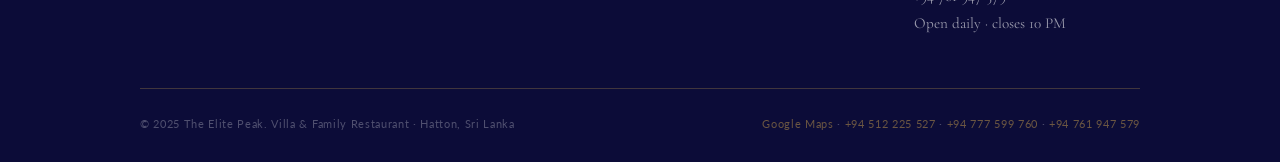
<file: about.html>
<!DOCTYPE html>
<html lang="en">
<head>
  <meta charset="UTF-8" />
  <meta name="viewport" content="width=device-width, initial-scale=1.0" />
  <title>About — The Elite Peak | Villa &amp; Family Restaurant, Hatton</title>
  <meta name="description" content="About The Elite Peak — a Villa and Family Restaurant nestled in the hill country of Hatton, Sri Lanka. Rated 4.7 stars on Google." />
  <link rel="stylesheet" href="style.css" />
  <style>
    body { background: var(--navy-deep); }
    .about-page {
      background:
        radial-gradient(ellipse 80% 55% at 50% 0%, rgba(201,160,76,0.07) 0%, transparent 55%),
        linear-gradient(155deg, #090930 0%, #13134a 45%, #0e0e42 80%, #090930 100%);
    }
    .about-story {
      max-width: 820px; margin: 0 auto;
    }
    .about-story p {
      font-family: 'Cormorant Garamond', serif;
      font-size: 1.12rem; line-height: 1.92;
      color: var(--text-muted); margin-bottom: 1.2rem;
    }
    .about-story blockquote {
      position: relative;
      border-left: 3px solid var(--gold);
      padding: 1rem 1.5rem 1rem 1.75rem;
      margin: 2rem 0;
      font-family: 'Playfair Display', serif;
      font-size: 1.2rem; font-style: italic;
      color: var(--gold-pale);
      line-height: 1.6;
      background: rgba(201,160,76,0.04);
    }
    .about-story blockquote::before {
      content: '\201C';
      position: absolute; top: -0.6rem; left: 0.6rem;
      font-family: 'Cormorant Garamond', serif;
      font-size: 5rem; color: rgba(201,160,76,0.25);
      line-height: 1; pointer-events: none;
    }
    /* Drop cap on first story paragraph */
    .about-story p:first-of-type::first-letter {
      font-family: 'Cinzel', serif;
      font-size: 4rem; font-weight: 700;
      color: var(--gold);
      float: left; line-height: 0.8;
      margin: 0.1rem 0.3rem 0 0;
      text-shadow: 0 2px 12px rgba(201,160,76,0.22);
    }
    /* About logo: atmospheric ring glow */
    .about-logo {
      box-shadow: 0 20px 60px rgba(12,12,56,0.22), 0 0 0 12px rgba(201,160,76,0.06), 0 0 0 24px rgba(201,160,76,0.03);
    }
    /* Location pin badge under logo */
    .about-location-pin {
      margin-top: 1.25rem;
      display: flex; align-items: center; justify-content: center; gap: 0.5rem;
      font-family: 'Lato', sans-serif;
      font-size: 0.65rem; font-weight: 700;
      letter-spacing: 0.18em; text-transform: uppercase;
      color: var(--text-muted);
    }
    .about-location-pin::before {
      content: '';
      display: inline-block; width: 18px; height: 1px;
      background: var(--border-gold);
    }
    .about-location-pin::after {
      content: '';
      display: inline-block; width: 18px; height: 1px;
      background: var(--border-gold);
    }
    .values-grid {
      max-width: 960px; margin: 0 auto;
      display: grid; grid-template-columns: repeat(3,1fr); gap: 1.5rem;
    }
    .value-card {
      background: var(--navy-mid);
      border: 1px solid var(--border-gold);
      padding: 2rem 1.5rem;
      text-align: center;
      transition: var(--transition);
      position: relative; overflow: hidden;
    }
    .value-card::before {
      content: '';
      position: absolute; top: 0; left: 0; right: 0;
      height: 3px; background: var(--gold);
    }
    .value-card:hover { transform: translateY(-3px); box-shadow: var(--shadow-gold); }
    .value-card .icon { font-size: 2.2rem; margin-bottom: 1rem; }
    .value-card h4 {
      font-family: 'Playfair Display', serif;
      font-size: 1.05rem; font-weight: 600;
      color: var(--off-white); margin-bottom: 0.6rem;
    }
    .value-card p { font-size: 0.84rem; color: var(--text-muted); line-height: 1.65; }

    /* Dark info section */
    .info-section { background: var(--navy-mid); padding: 5rem 2rem; }
    .info-grid {
      max-width: 960px; margin: 0 auto;
      display: grid; grid-template-columns: repeat(2,1fr); gap: 3rem;
    }
    .info-block h4 {
      font-family: 'Lato', sans-serif;
      font-size: 0.68rem; font-weight: 700;
      letter-spacing: 0.25em; text-transform: uppercase;
      color: var(--gold); margin-bottom: 1rem;
    }
    .info-block ul { list-style: none; }
    .info-block ul li {
      padding: 0.65rem 0;
      border-bottom: 1px solid rgba(201,160,76,0.12);
      display: flex; justify-content: space-between; align-items: center;
      font-family: 'Cormorant Garamond', serif;
      font-size: 1rem; color: var(--white);
    }
    .info-block ul li:last-child { border-bottom: none; }
    .info-block ul li span { color: var(--gold); font-weight: 600; }

    @media (max-width: 768px) {
      .values-grid { grid-template-columns: 1fr; }
      .info-grid { grid-template-columns: 1fr; gap: 2rem; }
    }
  </style>
</head>
<body>

  <!-- NAV -->
  <nav class="nav" id="mainNav">
    <a href="index.html" class="nav-brand">
      <img src="resources/elitepeak_icon.jpg" alt="The Elite Peak" class="nav-logo" />
      <span class="nav-name">The Elite Peak</span>
    </a>
    <ul class="nav-links">
      <li><a href="index.html">Home</a></li>
      <li><a href="menu.html">Menu</a></li>
      <li><a href="about.html" class="active">About</a></li>
      <li><a href="rooms.html">Rooms</a></li>
      <li><a href="contact.html">Contact</a></li>
      <li><a href="tel:+94512225527" class="nav-cta">Reserve</a></li>
    </ul>
    <button class="hamburger" id="hamburgerBtn" aria-label="Open menu">
      <span></span><span></span><span></span>
    </button>
  </nav>
  <div class="nav-overlay" id="navOverlay"></div>
  <div class="nav-drawer" id="navDrawer">
    <button class="drawer-close" id="drawerClose">✕</button>
    <ul>
      <li><a href="index.html" class="drawer-link">Home</a></li>
      <li><a href="menu.html" class="drawer-link">Menu</a></li>
      <li><a href="about.html" class="drawer-link active">About</a></li>
      <li><a href="rooms.html" class="drawer-link">Rooms</a></li>
      <li><a href="contact.html" class="drawer-link">Contact</a></li>
      <li><a href="tel:+94512225527" class="drawer-link">📞 +94 512 225 527</a></li>
      <li><a href="tel:+94777599760" class="drawer-link">📱 +94 777 599 760</a></li>
      <li><a href="tel:+94761947579" class="drawer-link">📱 +94 761 947 579</a></li>
    </ul>
  </div>

  <!-- PAGE BANNER -->
  <div class="page-banner">
    <div class="page-banner-bg"></div>
    <div class="page-banner-content">
      <p class="page-banner-eyebrow">Our Story</p>
      <h1 class="page-banner-title">About The Elite Peak</h1>
      <div class="page-banner-rule"></div>
      <p class="page-banner-sub">Villa and Family Restaurant · Hatton, Sri Lanka</p>
    </div>
  </div>

  <!-- ABOUT STORY -->
  <section class="section about-page">
    <div class="about-grid reveal">
      <div>
        <div class="section-eyebrow">Who We Are</div>
        <h3 class="section-title section-title-light" style="margin-bottom:1.5rem">Where the Mountains<br/>Meet the Table</h3>
        <div class="about-story">
          <p>Nestled in the lush, misty hills of Hatton — Sri Lanka's celebrated tea country — The Elite Peak is more than a restaurant. It is an experience. Founded with a singular vision of bringing together the finest flavours of Sri Lanka, South India, and beyond, we have built a place where every guest is treated like family.</p>
          <p>Our kitchen is led by chefs who understand that great food is not just about ingredients — it is about heart. Whether you are sharing a weekend Biryani Sawaan with five loved ones, indulging in our signature Chef's Special Kili Parotta, or simply enjoying a quiet evening with a glass of fresh Avocado Juice and the mountain air, we are here to make every moment extraordinary.</p>
          <blockquote>"A Symphony of Taste, Elegance, and Service."</blockquote>
          <p>The Elite Peak is a villa and family restaurant, meaning we cater not only to casual diners but also to families and groups looking for a full dining experience. Our outdoor seating lets guests breathe in the cool air of Hatton while savouring authentic, lovingly prepared dishes.</p>
          <p>We are proud of our 4.7-star rating on Google — a reflection of the trust, warmth, and quality our guests experience every single visit.</p>
        </div>
      </div>
      <div class="about-logo-wrap">
        <div class="about-logo">
          <img src="resources/elitepeak_icon.jpg" alt="The Elite Peak Logo" />
        </div>
        <div class="about-badge">
          <strong>4.7 ★</strong>
          <span>154 Google Reviews</span>
        </div>
        <div class="about-location-pin">📍 Hatton, Sri Lanka</div>
      </div>
    </div>
  </section>

  <!-- STATS BAND -->
  <div style="background:var(--navy-deep);padding:3.5rem 2rem;border-top:1px solid var(--border-gold);border-bottom:1px solid var(--border-gold)">
    <div class="stats-row reveal">
      <div class="stat-item">
        <span class="stat-number" style="color:var(--gold)">4.7 ★</span>
        <span class="stat-label" style="color:var(--text-muted)">Google Rating</span>
      </div>
      <div class="stat-item">
        <span class="stat-number" style="color:var(--gold)">154</span>
        <span class="stat-label" style="color:var(--text-muted)">Happy Reviews</span>
      </div>
      <div class="stat-item">
        <span class="stat-number" style="color:var(--gold)">128+</span>
        <span class="stat-label" style="color:var(--text-muted)">Menu Items</span>
      </div>
      <div class="stat-item">
        <span class="stat-number" style="color:var(--gold)">10 PM</span>
        <span class="stat-label" style="color:var(--text-muted)">Daily Closing</span>
      </div>
    </div>
  </div>

  <!-- VALUES -->
  <section class="section" style="background:var(--navy-deep)">
    <div class="section-header">
      <p class="section-eyebrow">What We Stand For</p>
      <h2 class="section-title section-title-light">Our Values</h2>
      <div class="section-rule"></div>
    </div>
    <div class="values-grid reveal-stagger">
      <div class="value-card reveal">
        <div class="icon">🍽️</div>
        <h4>À La Carte Dining</h4>
        <p>A curated menu of over 128 dishes — order what you love, exactly as you like it. Every plate is freshly prepared to order.</p>
      </div>
      <div class="value-card reveal">
        <div class="icon">🌿</div>
        <h4>Outdoor Seating</h4>
        <p>Dine al fresco under the cool Hatton sky. The mountain air is part of the experience — nature is our most beautiful dining companion.</p>
      </div>
      <div class="value-card reveal">
        <div class="icon">🥗</div>
        <h4>Vegetarian Friendly</h4>
        <p>Rich, flavourful plant-based options across every category — because great food should be for everyone, without compromise.</p>
      </div>
    </div>
  </section>

  <!-- INFO SECTION -->
  <section class="info-section">
    <div class="section-header">
      <p class="section-eyebrow">The Details</p>
      <h2 class="section-title section-title-light">What to Expect</h2>
      <div class="section-rule"></div>
    </div>
    <div class="info-grid reveal">
      <div class="info-block">
        <h4>Cuisine Types</h4>
        <ul>
          <li>Sri Lankan A la Carte <span>✓</span></li>
          <li>South Indian <span>✓</span></li>
          <li>Biryani &amp; Rice <span>✓</span></li>
          <li>Seafood <span>✓</span></li>
          <li>Juices &amp; Desserts <span>✓</span></li>
        </ul>
      </div>
      <div class="info-block">
        <h4>Services Offered</h4>
        <ul>
          <li>À La Carte <span>✓</span></li>
          <li>Outdoor Seating <span>✓</span></li>
          <li>Vegetarian Options <span>✓</span></li>
          <li>Family Groups <span>✓</span></li>
          <li>Dine In <span>✓</span></li>
        </ul>
      </div>
      <div class="info-block">
        <h4>Opening Hours</h4>
        <ul>
          <li>Monday <span>Open · 10 PM</span></li>
          <li>Tuesday <span>Open · 10 PM</span></li>
          <li>Wednesday <span>Open · 10 PM</span></li>
          <li>Thursday <span>Open · 10 PM</span></li>
          <li>Friday <span>Open · 10 PM</span></li>
          <li>Saturday <span>Open · 10 PM</span></li>
          <li>Sunday <span>Open · 10 PM</span></li>
        </ul>
      </div>
      <div class="info-block">
        <h4>Good to Know</h4>
        <ul>
          <li>10% Service Charge <span>Applied</span></li>
          <li>Standard Prep Time <span>20 min</span></li>
          <li>Chef's Special <span>45 min</span></li>
          <li>Sawaan (serves 5) <span>Available</span></li>
          <li>Saturday String Hoppers <span>Special</span></li>
        </ul>
      </div>
    </div>
  </section>

  <!-- LIVE REVIEWS -->
  <section class="reviews-section">
    <div class="section-header">
      <p class="section-eyebrow">Our Guests</p>
      <h2 class="section-title section-title-light">What People Say</h2>
      <div class="section-rule"></div>
    </div>
    <div class="rv-summary reveal">
      <div class="rv-score-block">
        <span class="rv-score-number" data-live-rating>4.7</span>
        <div class="rv-score-stars" data-live-stars>
          <span class="rv-star rv-star-full">★</span><span class="rv-star rv-star-full">★</span><span class="rv-star rv-star-full">★</span><span class="rv-star rv-star-full">★</span><span class="rv-star rv-star-half">★</span>
        </div>
        <span class="rv-score-label">out of 5</span>
      </div>
      <div class="rv-divider"></div>
      <div class="rv-meta">
        <div class="rv-meta-count"><span data-live-count>154</span> Google reviews</div>
        <p class="rv-meta-sub">Live rating · updated automatically on page load</p>
        <a href="https://share.google/OejDSe92kYvIMkp5R" target="_blank" rel="noopener" class="rv-google-badge">View All Reviews</a>
      </div>
    </div>
    <div class="rv-carousel-wrap reveal">
      <div class="rv-loading" id="rvSkeleton2">
        <div class="rv-skeleton"></div><div class="rv-skeleton"></div><div class="rv-skeleton"></div><div class="rv-skeleton"></div>
      </div>
      <div data-reviews-container></div>
    </div>
    <p class="rv-scroll-hint" style="margin-top:1.5rem">← Drag to explore →</p>
  </section>

  <!-- CTA BAND -->
  <div class="cta-band">
    <h3>Ready to Dine With Us?</h3>
    <p>Visit our full menu or get in touch to plan your visit.</p>
    <div class="btn-group">
      <a href="menu.html" class="btn btn-gold">View Our Menu</a>
      <a href="contact.html" class="btn btn-outline-gold">Get Directions</a>
    </div>
  </div>

  <!-- FOOTER -->
  <footer class="footer">
    <div class="footer-inner">
      <div>
        <div class="footer-logo"><img src="resources/elitepeak_icon.jpg" alt="The Elite Peak" /></div>
        <div class="footer-name">THE ELITE PEAK</div>
        <p class="footer-tagline">"A Symphony of Taste,<br>Elegance, and Service."</p>
      </div>
      <div class="footer-col">
        <h4>Pages</h4>
        <ul>
          <li><a href="index.html">Home</a></li>
          <li><a href="menu.html">Menu</a></li>
          <li><a href="about.html">About Us</a></li>
          <li><a href="rooms.html">Rooms</a></li>
          <li><a href="contact.html">Contact</a></li>
        </ul>
      </div>
      <div class="footer-col">
        <h4>Visit Us</h4>
        <ul>
          <li>No 11, 1st Lane</li>
          <li>Dimbulla Rd, Hatton</li>
          <li>22000, Sri Lanka</li>
          <li style="margin-top:0.6rem"><a href="tel:+94512225527">+94 512 225 527</a></li>
          <li><a href="tel:+94777599760">+94 777 599 760</a></li>
          <li><a href="tel:+94761947579">+94 761 947 579</a></li>
          <li>Open daily · closes 10 PM</li>
        </ul>
      </div>
    </div>
    <div class="footer-bottom">
      <p>© 2025 The Elite Peak. Villa &amp; Family Restaurant · Hatton, Sri Lanka</p>
      <p><a href="https://share.google/OejDSe92kYvIMkp5R" target="_blank" rel="noopener">Google Maps</a> · <a href="tel:+94512225527">+94 512 225 527</a> · <a href="tel:+94777599760">+94 777 599 760</a> · <a href="tel:+94761947579">+94 761 947 579</a></p>
    </div>
  </footer>

  <script src="nav.js"></script>
  <script src="reviews.js"></script>
  <script>
    document.addEventListener('DOMContentLoaded', () => {
      const sk = document.getElementById('rvSkeleton2');
      const container = document.querySelector('[data-reviews-container]');
      if (container && sk) {
        new MutationObserver(() => {
          if (container.children.length > 0) sk.style.display = 'none';
        }).observe(container, { childList: true });
      }
    });
  </script>
</body>
</html>
</file>
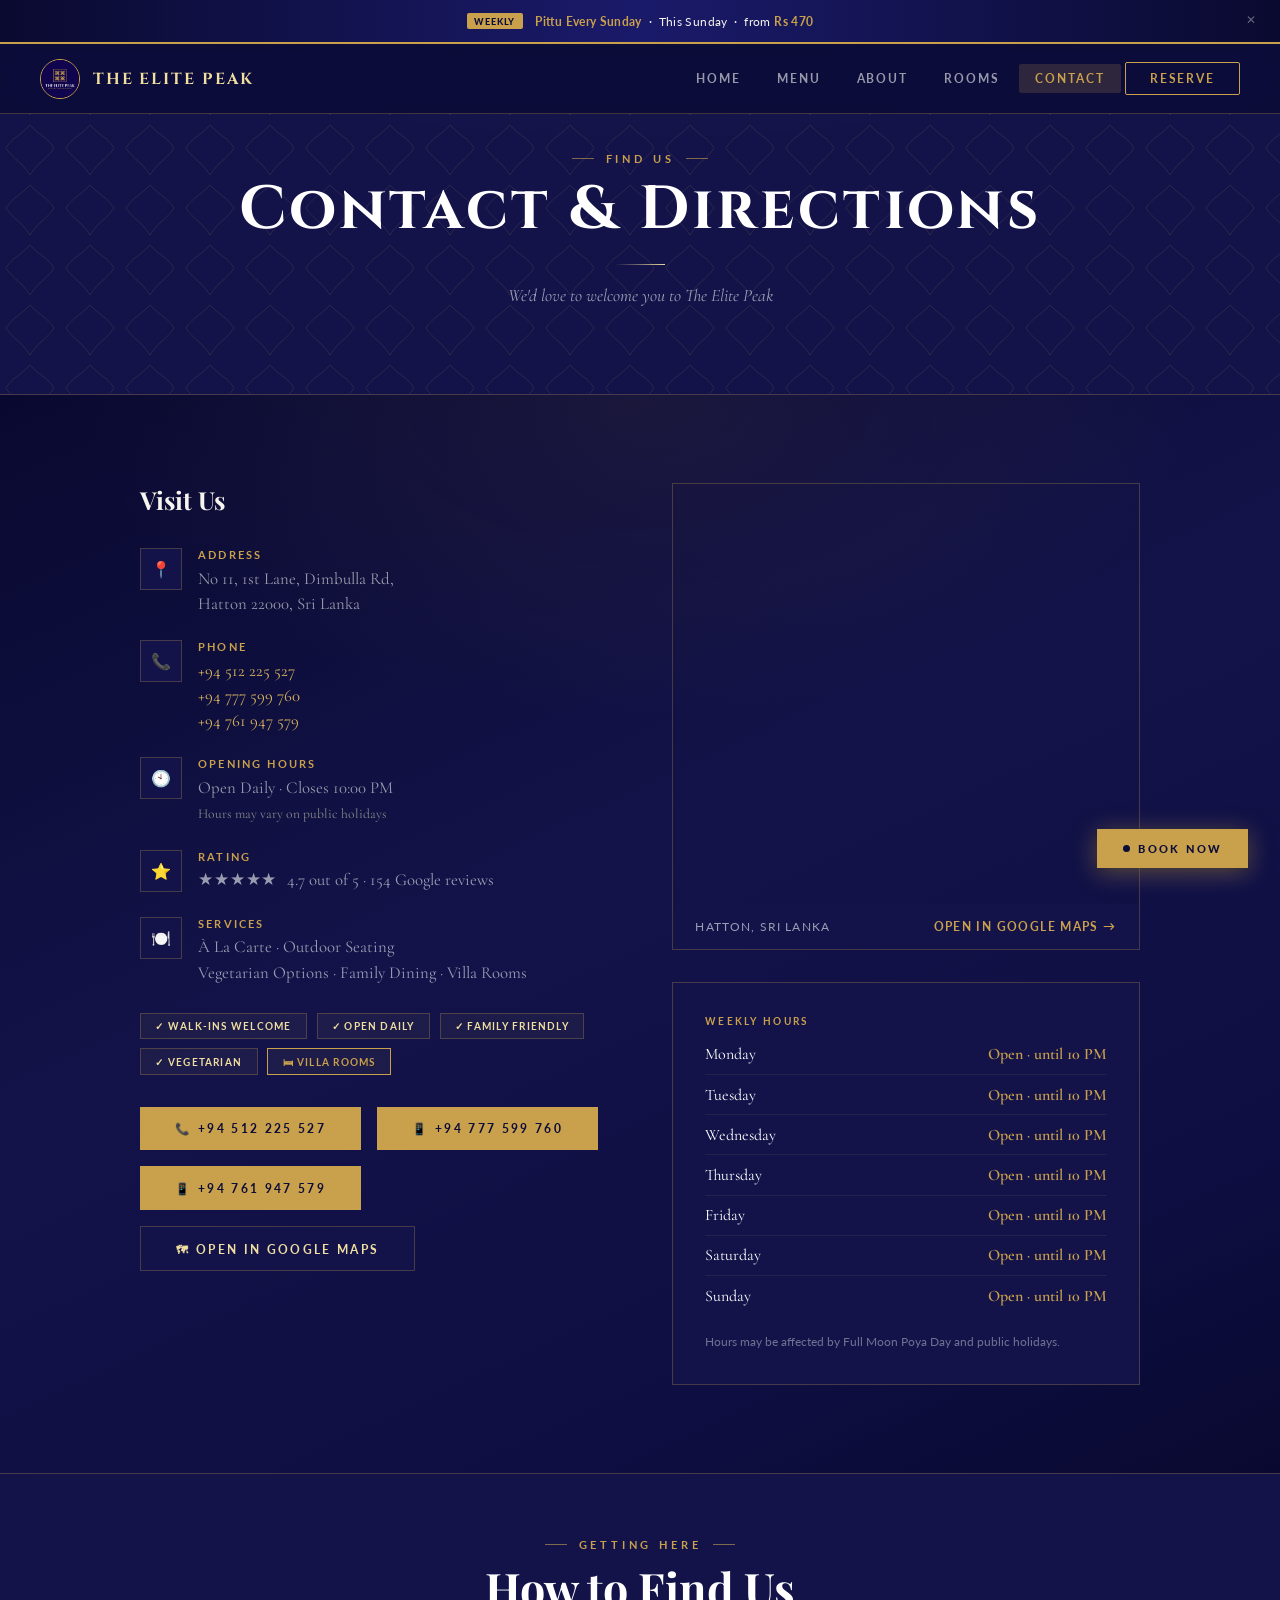
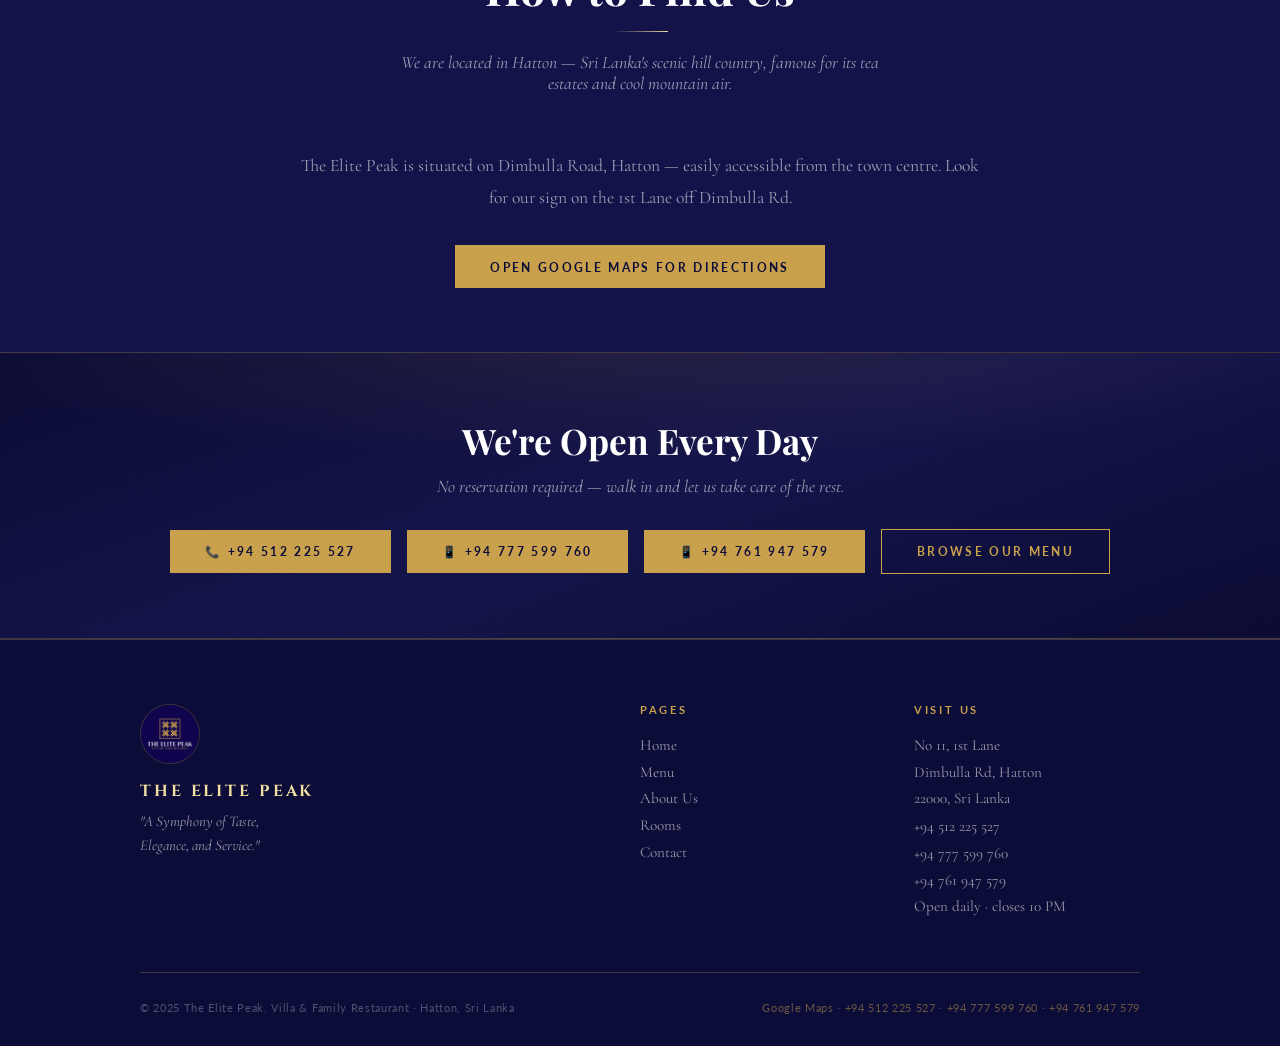
<file: contact.html>
<!DOCTYPE html>
<html lang="en">
<head>
  <meta charset="UTF-8" />
  <meta name="viewport" content="width=device-width, initial-scale=1.0" />
  <title>Contact — The Elite Peak | Hatton, Sri Lanka</title>
  <meta name="description" content="Find The Elite Peak restaurant in Hatton, Sri Lanka. Address, phone number, opening hours and Google Maps directions." />
  <link rel="stylesheet" href="style.css" />
  <style>
    body { background: var(--navy-deep); }
    .contact-page {
      background:
        radial-gradient(ellipse 80% 55% at 50% 0%, rgba(201,160,76,0.07) 0%, transparent 55%),
        linear-gradient(155deg, #090930 0%, #13134a 45%, #0e0e42 80%, #090930 100%);
    }

    /* Larger map on contact page */
    .map-block-lg {
      border: 1px solid var(--border-gold);
      overflow: hidden;
    }
    .map-block-lg iframe { width: 100%; height: 420px; display: block; }
    .map-block-lg .map-footer {
      background: var(--navy-mid);
      padding: 1rem 1.4rem;
      display: flex; justify-content: space-between; align-items: center;
    }
    .map-block-lg .map-footer span { font-size: 0.72rem; color: var(--text-muted); letter-spacing: 0.1em; text-transform: uppercase; }
    .map-block-lg .map-footer a { font-size: 0.72rem; font-weight: 700; color: var(--gold); letter-spacing: 0.12em; text-transform: uppercase; }
    .map-block-lg .map-footer a:hover { color: var(--gold-light); }

    .contact-actions-row {
      display: flex; gap: 1rem; flex-wrap: wrap; margin-top: 2rem;
    }

    /* Address card style */
    .address-card {
      background: var(--navy-mid);
      border: 1px solid var(--border-gold);
      padding: 2rem;
      margin-top: 2rem;
    }
    .address-card p {
      font-family: 'Cormorant Garamond', serif;
      font-size: 1.05rem; color: var(--white);
      line-height: 1.7;
    }
    .address-card strong {
      display: block;
      font-family: 'Lato', sans-serif;
      font-size: 0.65rem; font-weight: 700;
      letter-spacing: 0.22em; text-transform: uppercase;
      color: var(--gold); margin-bottom: 0.5rem;
    }

    /* Hours grid */
    .hours-table {
      width: 100%; border-collapse: collapse;
      font-family: 'Cormorant Garamond', serif;
      margin-top: 0.5rem;
    }
    .hours-table tr { border-bottom: 1px solid rgba(201,160,76,0.1); }
    .hours-table tr:last-child { border-bottom: none; }
    .hours-table td {
      padding: 0.6rem 0;
      font-size: 1rem; color: var(--white);
    }
    .hours-table td:last-child { text-align: right; color: var(--gold); font-weight: 600; }

    /* Contact-page enhanced visual badges */
    .contact-badge-row {
      display: flex; gap: 0.6rem; flex-wrap: wrap; margin-top: 1.75rem;
    }
    .contact-badge {
      display: inline-flex; align-items: center; gap: 0.4rem;
      padding: 0.38rem 0.9rem;
      border: 1px solid rgba(201,160,76,0.28);
      background: rgba(201,160,76,0.06);
      font-size: 0.64rem; font-weight: 700;
      letter-spacing: 0.12em; text-transform: uppercase;
      color: var(--gold-pale);
      transition: background 0.25s, border-color 0.25s;
    }
    .contact-badge:hover { background: rgba(201,160,76,0.13); border-color: var(--gold); }

    /* Rating visual in contact block */
    .contact-rating-row {
      display: flex; align-items: center; gap: 0.6rem;
      margin-top: 0.2rem; margin-bottom: 0;
    }
    .contact-rating-stars { color: var(--gold); font-size: 0.85rem; letter-spacing: 0.05em; }
    .contact-rating-label { font-size: 0.7rem; color: var(--text-muted); }

    @media (max-width: 768px) {
      .map-block-lg iframe { height: 280px; }
    }
  </style>
</head>
<body>

  <!-- NAV -->
  <nav class="nav" id="mainNav">
    <a href="index.html" class="nav-brand">
      <img src="resources/elitepeak_icon.jpg" alt="The Elite Peak" class="nav-logo" />
      <span class="nav-name">The Elite Peak</span>
    </a>
    <ul class="nav-links">
      <li><a href="index.html">Home</a></li>
      <li><a href="menu.html">Menu</a></li>
      <li><a href="about.html">About</a></li>
      <li><a href="rooms.html">Rooms</a></li>
      <li><a href="contact.html" class="active">Contact</a></li>
      <li><a href="tel:+94512225527" class="nav-cta">Reserve</a></li>
    </ul>
    <button class="hamburger" id="hamburgerBtn" aria-label="Open menu">
      <span></span><span></span><span></span>
    </button>
  </nav>
  <div class="nav-overlay" id="navOverlay"></div>
  <div class="nav-drawer" id="navDrawer">
    <button class="drawer-close" id="drawerClose">✕</button>
    <ul>
      <li><a href="index.html" class="drawer-link">Home</a></li>
      <li><a href="menu.html" class="drawer-link">Menu</a></li>
      <li><a href="about.html" class="drawer-link">About</a></li>
      <li><a href="rooms.html" class="drawer-link">Rooms</a></li>
      <li><a href="contact.html" class="drawer-link active">Contact</a></li>
      <li><a href="tel:+94512225527" class="drawer-link">📞 +94 512 225 527</a></li>
      <li><a href="tel:+94777599760" class="drawer-link">📱 +94 777 599 760</a></li>
      <li><a href="tel:+94761947579" class="drawer-link">📱 +94 761 947 579</a></li>
    </ul>
  </div>

  <!-- PAGE BANNER -->
  <div class="page-banner">
    <div class="page-banner-bg"></div>
    <div class="page-banner-content">
      <p class="page-banner-eyebrow">Find Us</p>
      <h1 class="page-banner-title">Contact &amp; Directions</h1>
      <div class="page-banner-rule"></div>
      <p class="page-banner-sub">We'd love to welcome you to The Elite Peak</p>
    </div>
  </div>

  <!-- CONTACT BODY -->
  <section class="section contact-page">
    <div class="contact-grid reveal">

      <!-- LEFT: Info -->
      <div class="contact-block">
        <h3>Visit Us</h3>

        <div class="contact-row">
          <div class="contact-icon">📍</div>
          <div class="contact-text">
            <strong>Address</strong>
            <span>No 11, 1st Lane, Dimbulla Rd,<br/>Hatton 22000, Sri Lanka</span>
          </div>
        </div>

        <div class="contact-row">
          <div class="contact-icon">📞</div>
          <div class="contact-text">
            <strong>Phone</strong>
            <span><a href="tel:+94512225527">+94 512 225 527</a><br/><a href="tel:+94777599760">+94 777 599 760</a><br/><a href="tel:+94761947579">+94 761 947 579</a></span>
          </div>
        </div>

        <div class="contact-row">
          <div class="contact-icon">🕙</div>
          <div class="contact-text">
            <strong>Opening Hours</strong>
            <span>Open Daily · Closes 10:00 PM<br/><small style="font-size:0.85rem;color:#888">Hours may vary on public holidays</small></span>
          </div>
        </div>

        <div class="contact-row">
          <div class="contact-icon">⭐</div>
          <div class="contact-text">
            <strong>Rating</strong>
            <div class="contact-rating-row">
              <span class="contact-rating-stars">★★★★★</span>
              <span class="contact-rating-label">4.7 out of 5 · 154 Google reviews</span>
            </div>
          </div>
        </div>

        <div class="contact-row">
          <div class="contact-icon">🍽️</div>
          <div class="contact-text">
            <strong>Services</strong>
            <span>À La Carte · Outdoor Seating<br/>Vegetarian Options · Family Dining · Villa Rooms</span>
          </div>
        </div>

        <div class="contact-badge-row">
          <span class="contact-badge">✓ Walk-ins Welcome</span>
          <span class="contact-badge">✓ Open Daily</span>
          <span class="contact-badge">✓ Family Friendly</span>
          <span class="contact-badge">✓ Vegetarian</span>
          <a href="rooms.html" class="contact-badge" style="color:var(--gold);border-color:var(--gold)">🛏 Villa Rooms</a>
        </div>

        <div class="contact-actions-row">
          <a href="tel:+94512225527" class="btn btn-gold">📞 +94 512 225 527</a>
          <a href="tel:+94777599760" class="btn btn-gold">📱 +94 777 599 760</a>
          <a href="tel:+94761947579" class="btn btn-gold">📱 +94 761 947 579</a>
          <a href="https://share.google/OejDSe92kYvIMkp5R" target="_blank" rel="noopener" class="btn btn-navy">🗺 Open in Google Maps</a>
        </div>
      </div>

      <!-- RIGHT: Map + hours -->
      <div>
        <div class="map-block-lg">
          <iframe
            src="https://maps.google.com/maps?q=No+11+1st+lane+Dimbulla+Rd+Hatton+22000+Sri+Lanka&t=&z=15&ie=UTF8&iwloc=&output=embed"
            frameborder="0" scrolling="no" marginheight="0" marginwidth="0"
            title="The Elite Peak Location" allowfullscreen loading="lazy"
          ></iframe>
          <div class="map-footer">
            <span>Hatton, Sri Lanka</span>
            <a href="https://share.google/OejDSe92kYvIMkp5R" target="_blank" rel="noopener">Open in Google Maps →</a>
          </div>
        </div>

        <!-- Hours table -->
        <div class="address-card">
          <strong>Weekly Hours</strong>
          <table class="hours-table">
            <tr><td>Monday</td><td>Open · until 10 PM</td></tr>
            <tr><td>Tuesday</td><td>Open · until 10 PM</td></tr>
            <tr><td>Wednesday</td><td>Open · until 10 PM</td></tr>
            <tr><td>Thursday</td><td>Open · until 10 PM</td></tr>
            <tr><td>Friday</td><td>Open · until 10 PM</td></tr>
            <tr><td>Saturday</td><td>Open · until 10 PM</td></tr>
            <tr><td>Sunday</td><td>Open · until 10 PM</td></tr>
          </table>
          <p style="margin-top:1rem;font-size:0.78rem;color:rgba(255,255,255,0.4);font-family:'Lato',sans-serif;">Hours may be affected by Full Moon Poya Day and public holidays.</p>
        </div>
      </div>
    </div>
  </section>

  <!-- HOW TO GET THERE -->
  <section class="info-section" style="padding:4rem 2rem;">
    <div class="section-header">
      <p class="section-eyebrow">Getting Here</p>
      <h2 class="section-title section-title-light">How to Find Us</h2>
      <div class="section-rule"></div>
      <p class="section-sub section-sub-light">We are located in Hatton — Sri Lanka's scenic hill country, famous for its tea estates and cool mountain air.</p>
    </div>
    <div style="max-width:700px;margin:0 auto;text-align:center" class="reveal">
      <p style="font-family:'Cormorant Garamond',serif;font-size:1.1rem;color:var(--text-muted);line-height:1.8;margin-bottom:2rem">
        The Elite Peak is situated on Dimbulla Road, Hatton — easily accessible from the town centre. Look for our sign on the 1st Lane off Dimbulla Rd.
      </p>
      <a href="https://share.google/OejDSe92kYvIMkp5R" target="_blank" rel="noopener" class="btn btn-gold">Open Google Maps for Directions</a>
    </div>
  </section>

  <!-- CTA -->
  <div class="cta-band">
    <h3>We're Open Every Day</h3>
    <p>No reservation required — walk in and let us take care of the rest.</p>
    <div class="btn-group">
      <a href="tel:+94512225527" class="btn btn-gold">📞 +94 512 225 527</a>
      <a href="tel:+94777599760" class="btn btn-gold">📱 +94 777 599 760</a>
      <a href="tel:+94761947579" class="btn btn-gold">📱 +94 761 947 579</a>
      <a href="menu.html" class="btn btn-outline-gold">Browse Our Menu</a>
    </div>
  </div>

  <!-- FOOTER -->
  <footer class="footer">
    <div class="footer-inner">
      <div>
        <div class="footer-logo"><img src="resources/elitepeak_icon.jpg" alt="The Elite Peak" /></div>
        <div class="footer-name">THE ELITE PEAK</div>
        <p class="footer-tagline">"A Symphony of Taste,<br>Elegance, and Service."</p>
      </div>
      <div class="footer-col">
        <h4>Pages</h4>
        <ul>
          <li><a href="index.html">Home</a></li>
          <li><a href="menu.html">Menu</a></li>
          <li><a href="about.html">About Us</a></li>
          <li><a href="rooms.html">Rooms</a></li>
          <li><a href="contact.html">Contact</a></li>
        </ul>
      </div>
      <div class="footer-col">
        <h4>Visit Us</h4>
        <ul>
          <li>No 11, 1st Lane</li>
          <li>Dimbulla Rd, Hatton</li>
          <li>22000, Sri Lanka</li>
          <li style="margin-top:0.6rem"><a href="tel:+94512225527">+94 512 225 527</a></li>
          <li><a href="tel:+94777599760">+94 777 599 760</a></li>
          <li><a href="tel:+94761947579">+94 761 947 579</a></li>
          <li>Open daily · closes 10 PM</li>
        </ul>
      </div>
    </div>
    <div class="footer-bottom">
      <p>© 2025 The Elite Peak. Villa &amp; Family Restaurant · Hatton, Sri Lanka</p>
      <p><a href="https://share.google/OejDSe92kYvIMkp5R" target="_blank" rel="noopener">Google Maps</a> · <a href="tel:+94512225527">+94 512 225 527</a> · <a href="tel:+94777599760">+94 777 599 760</a> · <a href="tel:+94761947579">+94 761 947 579</a></p>
    </div>
  </footer>

  <script src="nav.js"></script>
</body>
</html>
</file>
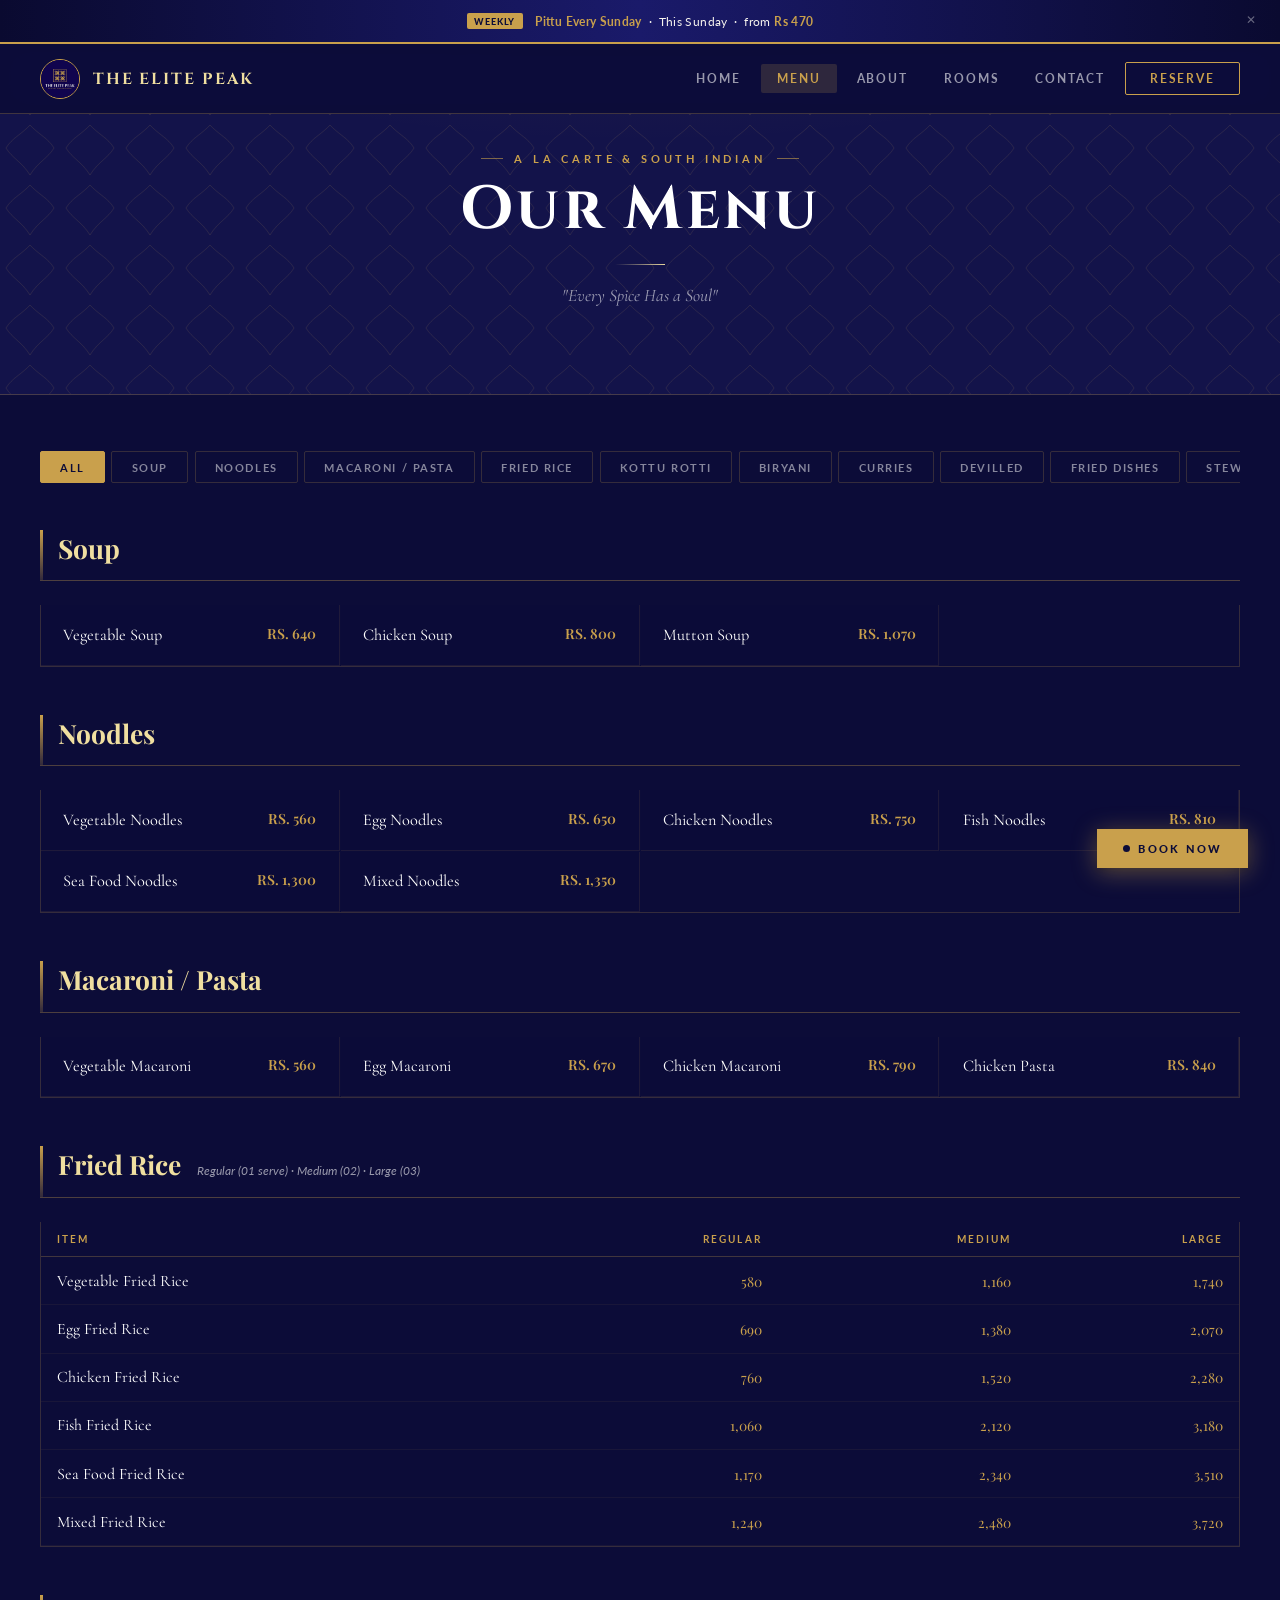
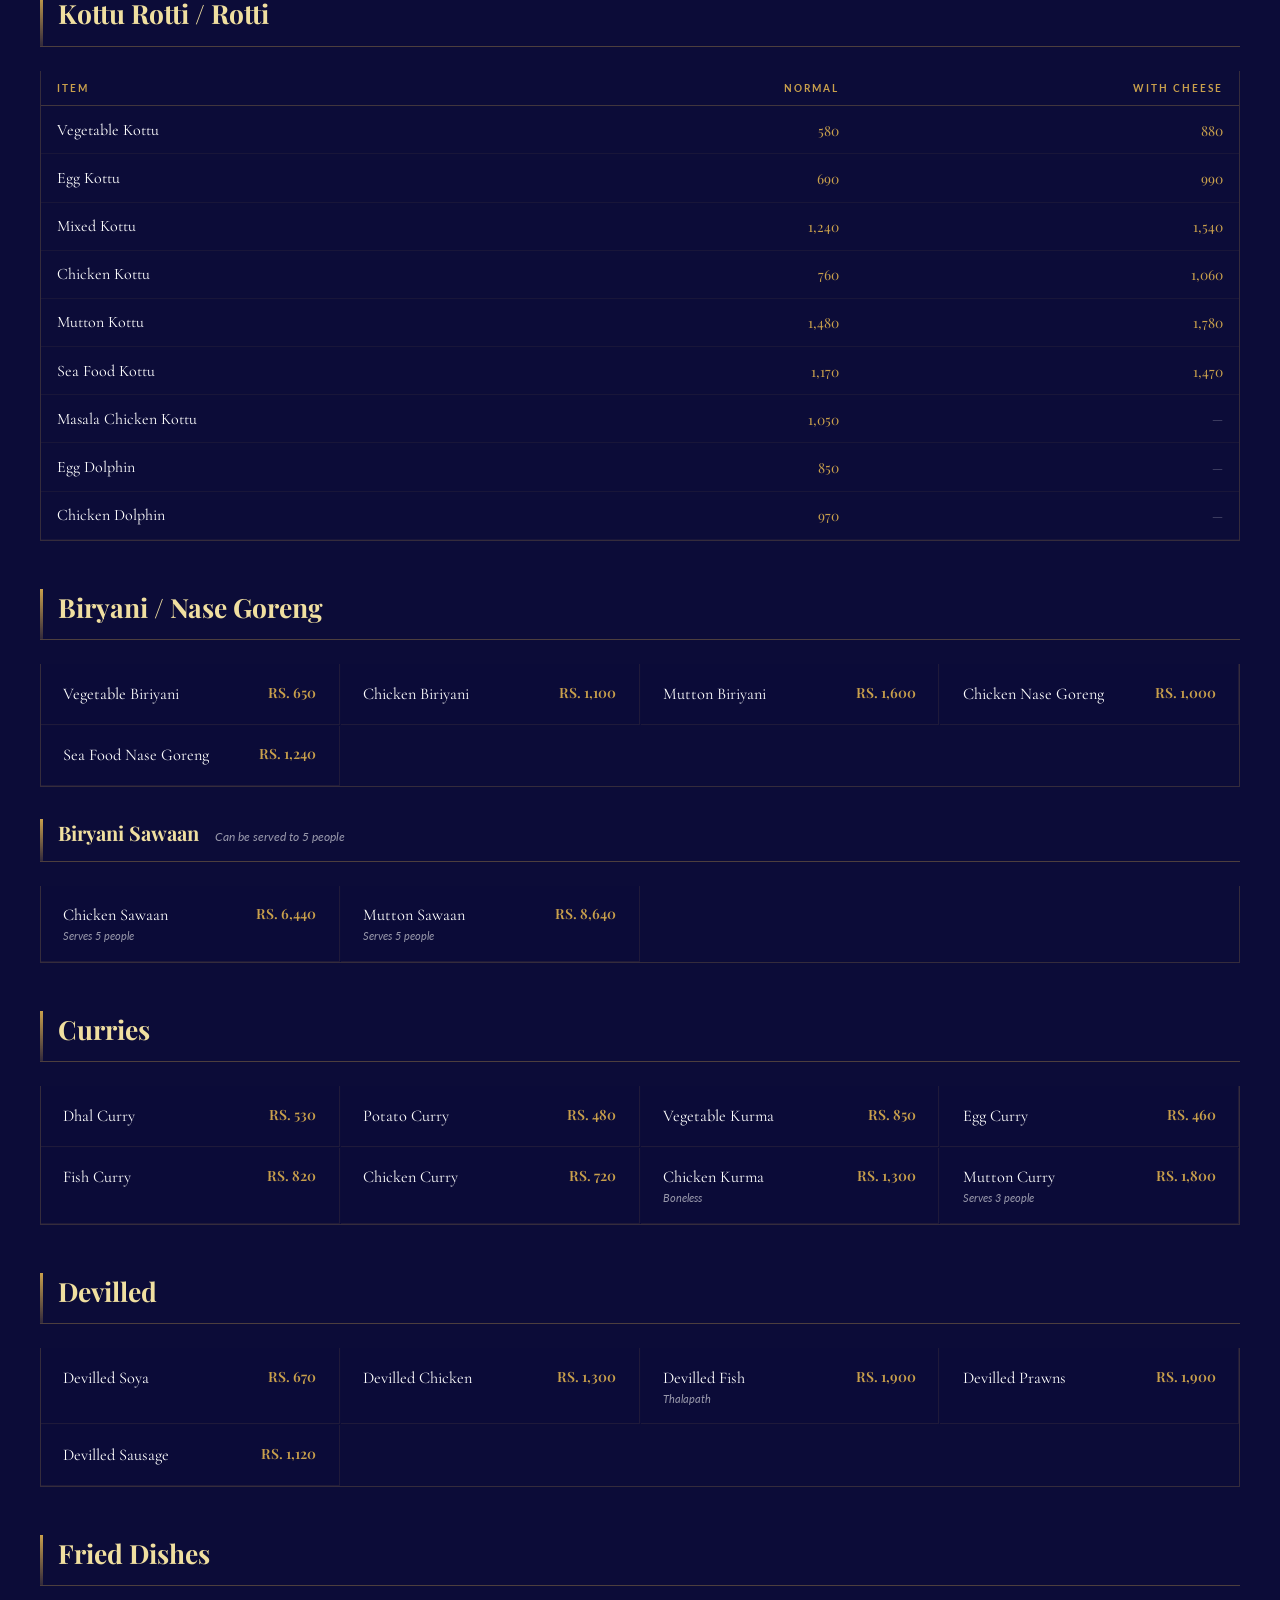
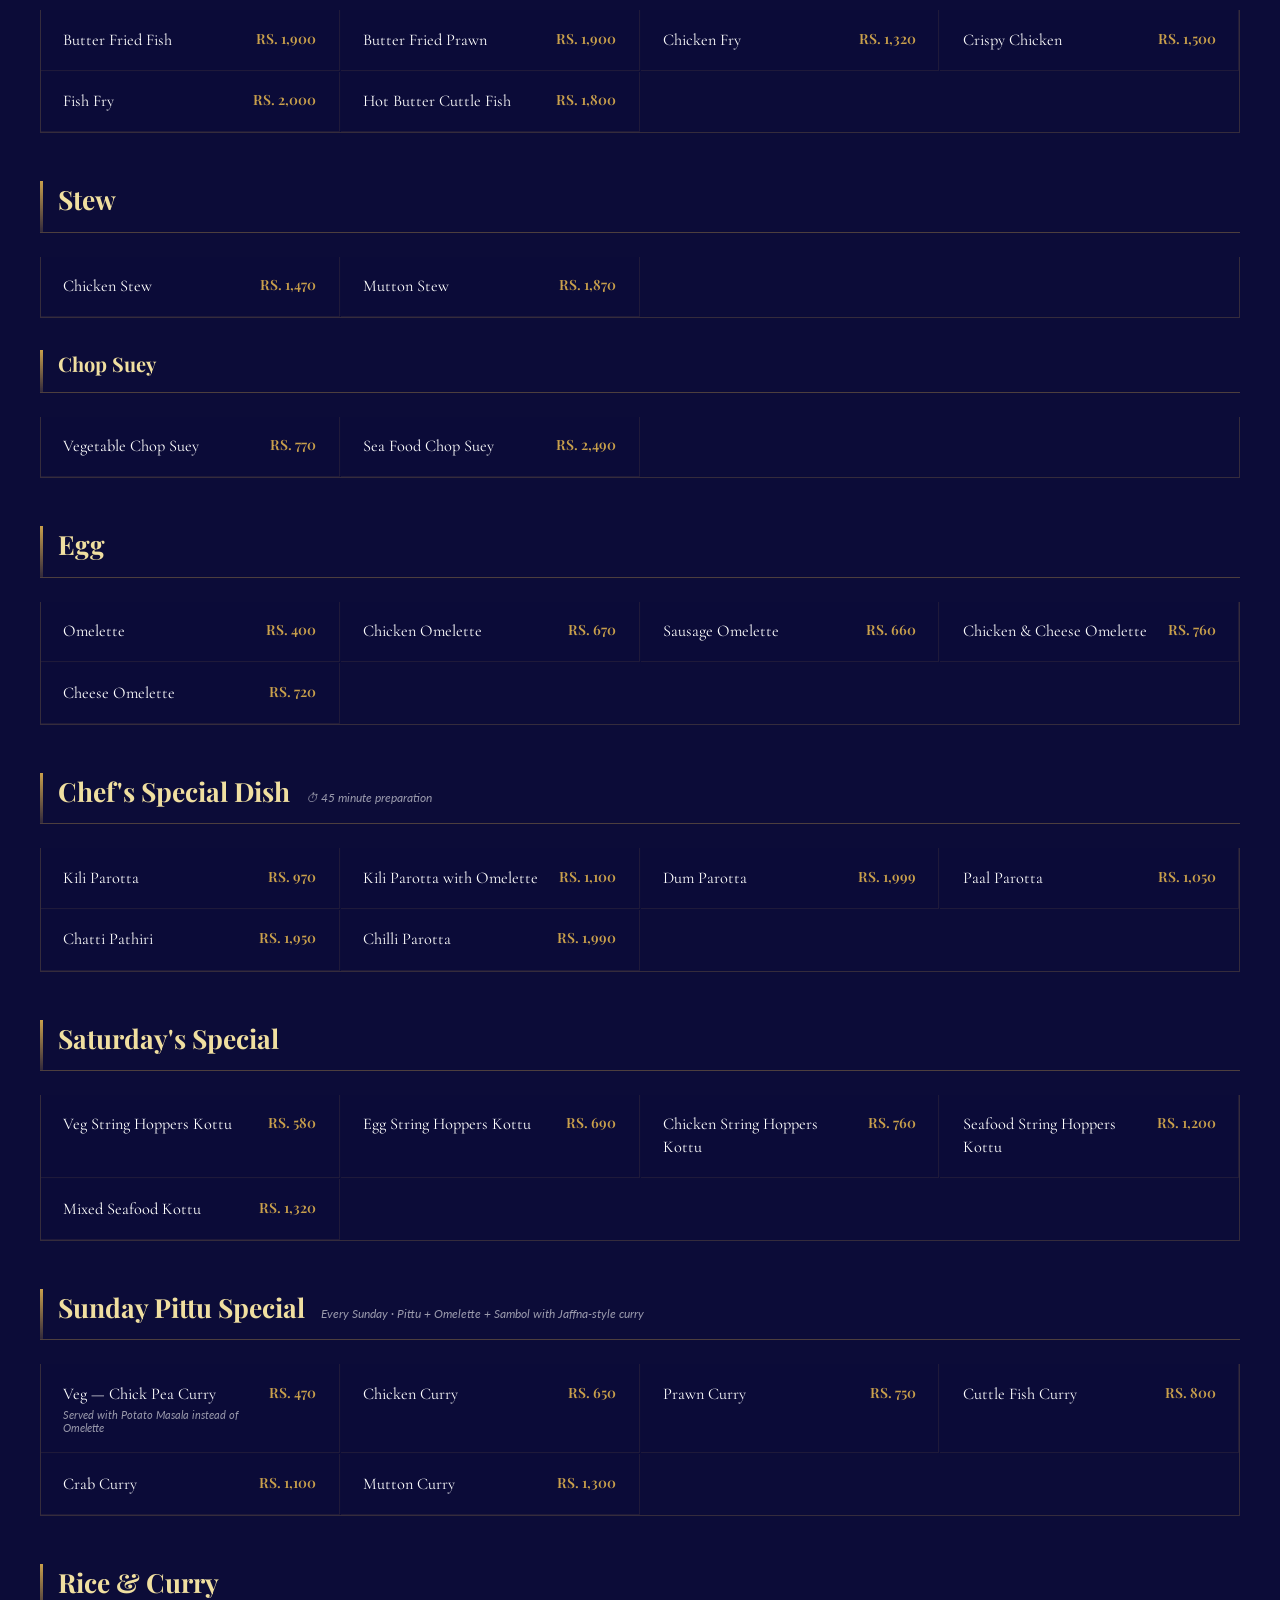
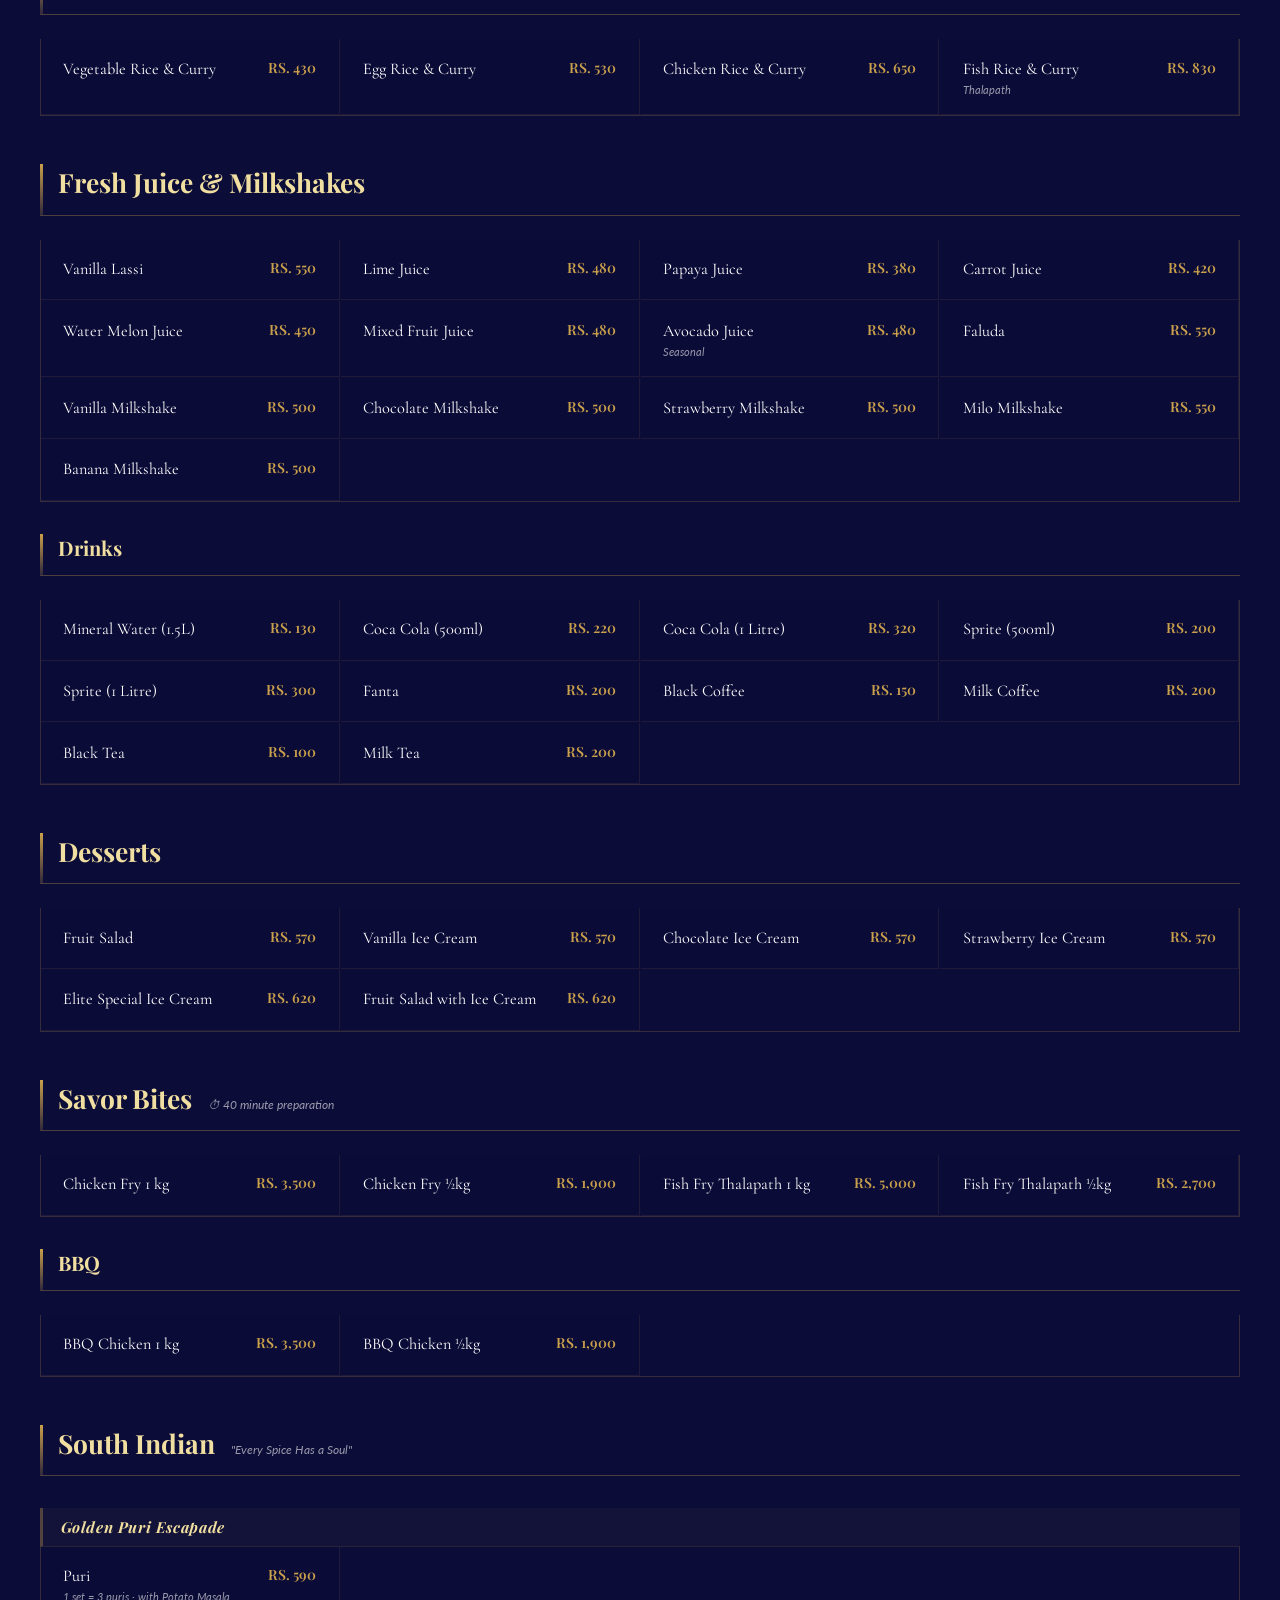
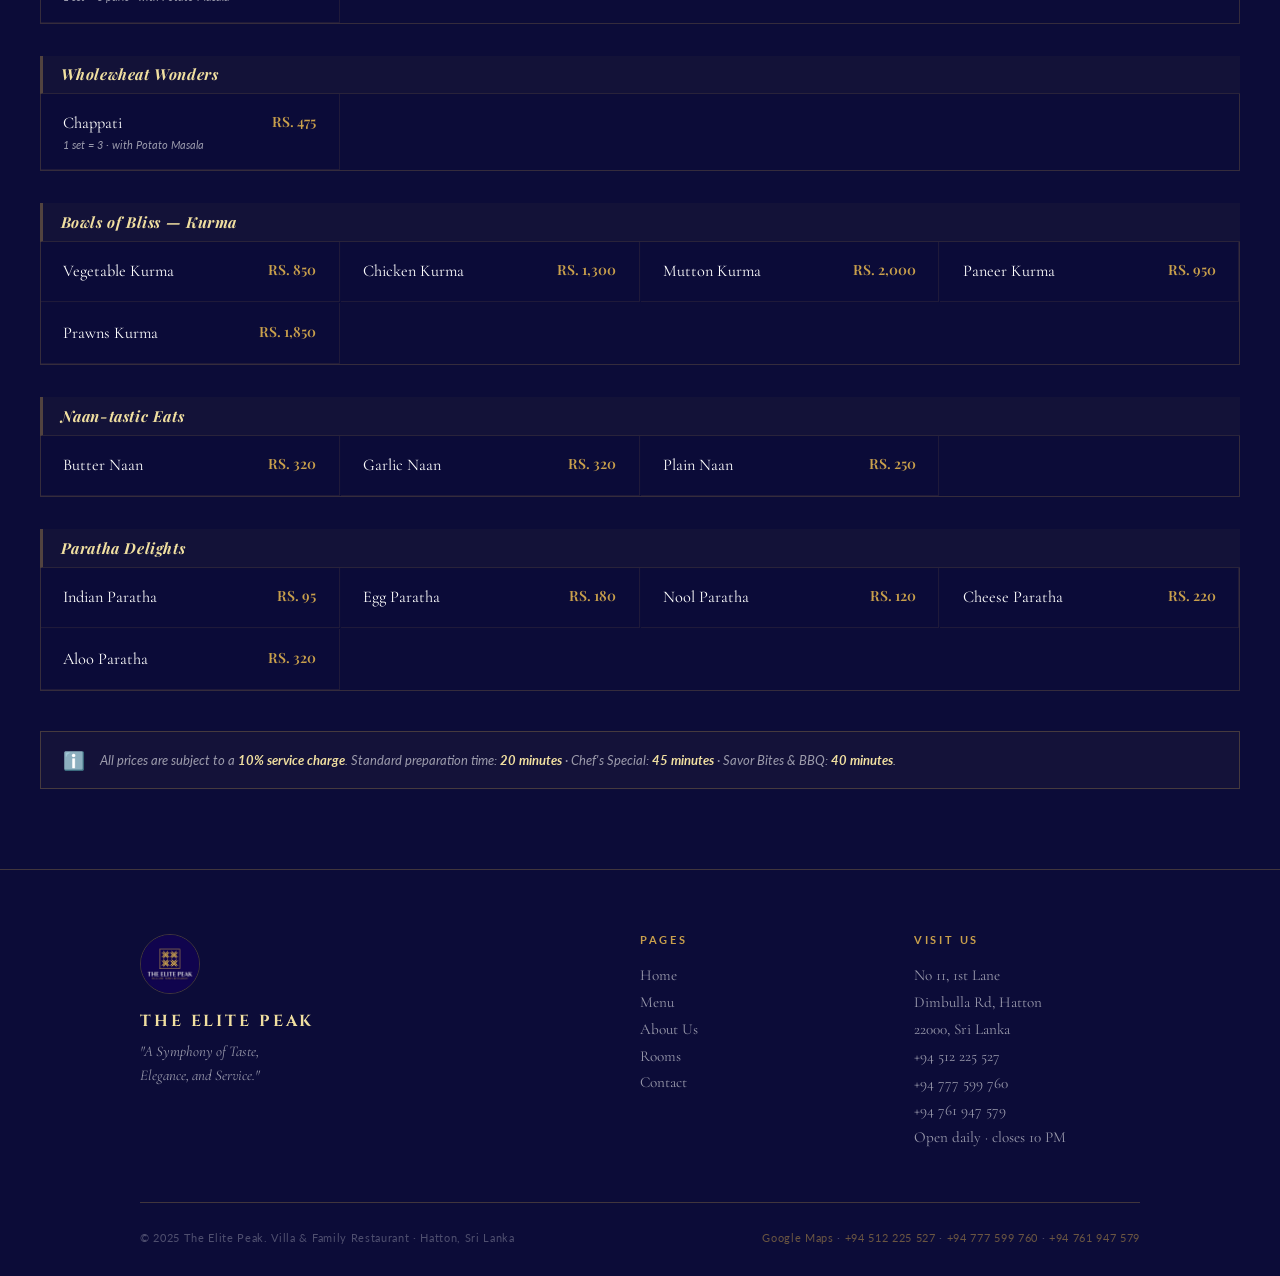
<file: menu.html>
<!DOCTYPE html>
<html lang="en">
<head>
  <meta charset="UTF-8" />
  <meta name="viewport" content="width=device-width, initial-scale=1.0" />
  <title>Menu — The Elite Peak | Hatton, Sri Lanka</title>
  <meta name="description" content="Full A la Carte and South Indian menu for The Elite Peak — Hatton, Sri Lanka. 128+ dishes from soups to desserts." />
  <link rel="stylesheet" href="style.css" />
  <style>
    body { background: var(--navy-deep); }
    .menu-page { background: var(--navy-deep); padding: 3.5rem 1.5rem 5rem; }

    /* ── Category block: each category wrapped in a subtle card ── */
    .menu-cat + .menu-cat { margin-top: 3rem; }

    /* ── Category header: gold left accent bar + stronger bottom rule ── */
    .menu-cat-header {
      position: relative;
      padding-left: 1.1rem;
      border-bottom: 1px solid rgba(201,160,76,0.35) !important;
    }
    .menu-cat-header::before {
      content: '';
      position: absolute; left: 0; top: 0; bottom: 0;
      width: 3px;
      background: linear-gradient(to bottom, var(--gold), rgba(201,160,76,0.2));
    }

    /* ── Grid: add a visible bottom border to close each category ── */
    .menu-grid {
      border: 1px solid rgba(201,160,76,0.22) !important;
      border-top: none !important;
    }

    /* ── Menu item: clearer internal separator lines ── */
    .menu-item {
      border-right: 1px solid rgba(201,160,76,0.1) !important;
      border-bottom: 1px solid rgba(201,160,76,0.1) !important;
    }

    /* ── Table layout: stronger outer border ── */
    .menu-tbl-wrap {
      border: 1px solid rgba(201,160,76,0.22);
      border-top: none;
    }

    /* ── South Indian subcategory header ── */
    .si-sub {
      max-width: 1200px; margin: 2rem auto 0;
      padding: 0.55rem 0 0.55rem 1.1rem;
      border-left: 3px solid rgba(201,160,76,0.35);
      border-bottom: 1px solid rgba(201,160,76,0.12);
      background: rgba(201,160,76,0.035);
    }
    .si-sub h4 {
      font-family: 'Playfair Display', serif;
      font-size: 0.95rem; font-style: italic;
      color: var(--gold-pale);
      letter-spacing: 0.04em;
    }

    /* ── Subtitle-style sub-headers inside categories ── */
    .menu-cat-header[style*="margin-top"] {
      padding-left: 1.1rem;
    }
  </style>
</head>
<body>

  <!-- NAV -->
  <nav class="nav" id="mainNav">
    <a href="index.html" class="nav-brand">
      <img src="resources/elitepeak_icon.jpg" alt="The Elite Peak" class="nav-logo" />
      <span class="nav-name">The Elite Peak</span>
    </a>
    <ul class="nav-links">
      <li><a href="index.html">Home</a></li>
      <li><a href="menu.html" class="active">Menu</a></li>
      <li><a href="about.html">About</a></li>
      <li><a href="rooms.html">Rooms</a></li>
      <li><a href="contact.html">Contact</a></li>
      <li><a href="tel:+94512225527" class="nav-cta">Reserve</a></li>
    </ul>
    <button class="hamburger" id="hamburgerBtn" aria-label="Open menu">
      <span></span><span></span><span></span>
    </button>
  </nav>
  <div class="nav-overlay" id="navOverlay"></div>
  <div class="nav-drawer" id="navDrawer">
    <button class="drawer-close" id="drawerClose">✕</button>
    <ul>
      <li><a href="index.html" class="drawer-link">Home</a></li>
      <li><a href="menu.html" class="drawer-link active">Menu</a></li>
      <li><a href="about.html" class="drawer-link">About</a></li>
      <li><a href="rooms.html" class="drawer-link">Rooms</a></li>
      <li><a href="contact.html" class="drawer-link">Contact</a></li>
      <li><a href="tel:+94512225527" class="drawer-link">📞 +94 512 225 527</a></li>
      <li><a href="tel:+94777599760" class="drawer-link">📱 +94 777 599 760</a></li>
      <li><a href="tel:+94761947579" class="drawer-link">📱 +94 761 947 579</a></li>
    </ul>
  </div>

  <!-- PAGE BANNER -->
  <div class="page-banner">
    <div class="page-banner-bg"></div>
    <div class="page-banner-content">
      <p class="page-banner-eyebrow">A La Carte &amp; South Indian</p>
      <h1 class="page-banner-title">Our Menu</h1>
      <div class="page-banner-rule"></div>
      <p class="page-banner-sub">"Every Spice Has a Soul"</p>
    </div>
  </div>

  <!-- MENU BODY -->
  <section class="menu-page">

    <!-- Tab bar — populated by menu-loader.js -->
    <div class="menu-tabs-outer">
      <div class="menu-tabs" id="menuTabs"></div>
    </div>

    <!-- Menu content — populated by menu-loader.js -->
    <div id="menuBody"></div>

    <!-- Footnote -->
    <div class="menu-note">
      <span style="font-size:1.1rem;flex-shrink:0">ℹ️</span>
      <p>All prices are subject to a <strong style="color:var(--gold-pale)">10% service charge</strong>. Standard preparation time: <strong style="color:var(--gold-pale)">20 minutes</strong> · Chef's Special: <strong style="color:var(--gold-pale)">45 minutes</strong> · Savor Bites &amp; BBQ: <strong style="color:var(--gold-pale)">40 minutes</strong>.</p>
    </div>
  </section>

  <!-- FOOTER -->
  <footer class="footer">
    <div class="footer-inner">
      <div>
        <div class="footer-logo"><img src="resources/elitepeak_icon.jpg" alt="The Elite Peak" /></div>
        <div class="footer-name">THE ELITE PEAK</div>
        <p class="footer-tagline">"A Symphony of Taste,<br>Elegance, and Service."</p>
      </div>
      <div class="footer-col">
        <h4>Pages</h4>
        <ul>
          <li><a href="index.html">Home</a></li>
          <li><a href="menu.html">Menu</a></li>
          <li><a href="about.html">About Us</a></li>
          <li><a href="rooms.html">Rooms</a></li>
          <li><a href="contact.html">Contact</a></li>
        </ul>
      </div>
      <div class="footer-col">
        <h4>Visit Us</h4>
        <ul>
          <li>No 11, 1st Lane</li>
          <li>Dimbulla Rd, Hatton</li>
          <li>22000, Sri Lanka</li>
          <li style="margin-top:0.6rem"><a href="tel:+94512225527">+94 512 225 527</a></li>
          <li><a href="tel:+94777599760">+94 777 599 760</a></li>
          <li><a href="tel:+94761947579">+94 761 947 579</a></li>
          <li>Open daily · closes 10 PM</li>
        </ul>
      </div>
    </div>
    <div class="footer-bottom">
      <p>© 2025 The Elite Peak. Villa &amp; Family Restaurant · Hatton, Sri Lanka</p>
      <p><a href="https://share.google/OejDSe92kYvIMkp5R" target="_blank" rel="noopener">Google Maps</a> · <a href="tel:+94512225527">+94 512 225 527</a> · <a href="tel:+94777599760">+94 777 599 760</a> · <a href="tel:+94761947579">+94 761 947 579</a></p>
    </div>
  </footer>

  <script src="nav.js"></script>
  <script src="menu-data.js"></script>
  <script src="menu-loader.js"></script>
</body>
</html>
</file>
<file: style.css>
/* ============================================================
   THE ELITE PEAK — Shared Stylesheet
   Colors extracted from logo: deep royal navy + warm gold
============================================================ */

@import url('https://fonts.googleapis.com/css2?family=Cinzel:wght@400;600;700;900&family=Playfair+Display:ital,wght@0,400;0,500;0,600;0,700;0,900;1,400;1,700&family=Cormorant+Garamond:ital,wght@0,300;0,400;0,500;0,600;1,300;1,400&family=Lato:wght@300;400;700;900&display=swap');

/* ---- Variables ---- */
:root {
  --navy-deep:   #0c0c38;
  --navy-mid:    #13134a;
  --navy-light:  #1e1e6e;
  --navy-hover:  #252590;
  --gold:        #c9a04c;
  --gold-light:  #ddb85c;
  --gold-pale:   #f0dfa0;
  --gold-dim:    rgba(201,160,76,0.18);
  --white:       #ffffff;
  --off-white:   #f8f5ef;
  --cream:       #f2ede3;
  --text-dark:   #0e0e3a;
  --text-body:   #2a2a5a;
  --text-muted:  rgba(255,255,255,0.58);
  --text-muted2: rgba(255,255,255,0.38);
  --border-gold: rgba(201,160,76,0.28);
  --border-navy: rgba(19,19,74,0.14);
  --shadow-gold: 0 8px 32px rgba(201,160,76,0.18);
  --shadow-navy: 0 8px 40px rgba(12,12,56,0.28);
  --transition:  0.32s cubic-bezier(0.4,0,0.2,1);
}

/* ---- Reset ---- */
*, *::before, *::after { box-sizing: border-box; margin: 0; padding: 0; }
html { scroll-behavior: smooth; font-size: 16px; }
body {
  font-family: 'Lato', sans-serif;
  background: var(--off-white);
  color: var(--text-body);
  overflow-x: hidden;
}
img { max-width: 100%; display: block; }
a { text-decoration: none; color: inherit; }

/* ---- Scrollbar ---- */
::-webkit-scrollbar { width: 5px; }
::-webkit-scrollbar-track { background: var(--navy-deep); }
::-webkit-scrollbar-thumb { background: var(--gold); border-radius: 3px; }

/* ============================================================
   NAVIGATION
============================================================ */
.nav {
  position: fixed; top: 0; left: 0; right: 0; z-index: 900;
  height: 70px;
  display: flex; align-items: center; justify-content: space-between;
  padding: 0 2.5rem;
  background: rgba(12,12,56,0.94);
  backdrop-filter: blur(16px) saturate(1.6);
  border-bottom: 1px solid var(--border-gold);
  transition: var(--transition);
}
.nav.scrolled { background: rgba(12,12,48,0.99); height: 60px; }

.nav-brand { display: flex; align-items: center; gap: 0.8rem; cursor: pointer; }
.nav-logo {
  width: 40px; height: 40px; border-radius: 50%;
  border: 1.5px solid var(--gold);
  object-fit: cover;
  transition: var(--transition);
}
.nav.scrolled .nav-logo { width: 34px; height: 34px; }
.nav-name {
  font-family: 'Cinzel', serif;
  font-size: 1rem; font-weight: 700;
  color: var(--gold-pale);
  letter-spacing: 0.12em;
  text-transform: uppercase;
}

.nav-links { display: flex; align-items: center; gap: 0.25rem; list-style: none; }
.nav-links li a {
  display: inline-block;
  padding: 0.45rem 1rem;
  font-family: 'Lato', sans-serif;
  font-size: 0.74rem; font-weight: 700;
  letter-spacing: 0.16em; text-transform: uppercase;
  color: var(--text-muted);
  border-radius: 2px;
  transition: color var(--transition), background var(--transition);
}
.nav-links li a:hover { color: var(--gold-pale); }
.nav-links li a.active {
  color: var(--gold);
  background: var(--gold-dim);
}
.nav-cta {
  padding: 0.5rem 1.5rem !important;
  border: 1px solid var(--gold) !important;
  color: var(--gold) !important;
  border-radius: 2px !important;
}
.nav-cta:hover {
  background: var(--gold) !important;
  color: var(--navy-deep) !important;
}

/* hamburger */
.hamburger {
  display: none; flex-direction: column; gap: 5px;
  cursor: pointer; padding: 4px; background: none; border: none;
}
.hamburger span {
  width: 22px; height: 2px;
  background: var(--gold-light); border-radius: 2px;
  transition: var(--transition);
}
.nav-overlay {
  position: fixed; inset: 0; z-index: 910;
  background: rgba(0,0,0,0.65);
  opacity: 0; pointer-events: none;
  transition: opacity 0.35s;
}
.nav-overlay.open { opacity: 1; pointer-events: all; }
.nav-drawer {
  position: fixed; top: 0; right: 0; bottom: 0;
  width: 270px; z-index: 920;
  background: var(--navy-deep);
  border-left: 1px solid var(--border-gold);
  padding: 5rem 2rem 2rem;
  transform: translateX(100%);
  transition: transform 0.38s cubic-bezier(0.4,0,0.2,1);
}
.nav-drawer.open { transform: translateX(0); }
.nav-drawer ul { list-style: none; }
.nav-drawer ul li {
  border-bottom: 1px solid var(--border-gold);
  padding: 0.9rem 0;
}
.nav-drawer ul li a {
  font-family: 'Lato', sans-serif;
  font-size: 0.82rem; font-weight: 700;
  letter-spacing: 0.15em; text-transform: uppercase;
  color: var(--text-muted);
  transition: color var(--transition);
}
.nav-drawer ul li a:hover,
.nav-drawer ul li a.active { color: var(--gold-pale); }
.drawer-close {
  position: absolute; top: 1.4rem; right: 1.4rem;
  background: none; border: none;
  font-size: 1.4rem; color: var(--text-muted);
  cursor: pointer; line-height: 1;
}

/* ============================================================
   PAGE BANNER (inner pages — not hero)
============================================================ */
.page-banner {
  background: var(--navy-mid);
  padding: 8rem 2rem 4rem;
  text-align: center;
  position: relative;
  overflow: hidden;
  border-bottom: 1px solid var(--border-gold);
}
.page-banner-bg {
  position: absolute; inset: 0;
  background:
    radial-gradient(ellipse 70% 60% at 50% 0%, rgba(201,160,76,0.07) 0%, transparent 60%),
    url("data:image/svg+xml,%3Csvg xmlns='http://www.w3.org/2000/svg' width='60' height='60'%3E%3Cpath d='M30 5 C22 14 12 18 6 28 C12 38 22 42 30 55 C38 42 48 38 54 28 C48 18 38 14 30 5Z' fill='none' stroke='%23c9a04c' stroke-width='0.5' opacity='0.25'/%3E%3C/svg%3E") repeat;
}
.page-banner-content { position: relative; z-index: 2; }
.page-banner-eyebrow {
  font-size: 0.68rem; font-weight: 700;
  letter-spacing: 0.35em; text-transform: uppercase;
  color: var(--gold);
  margin-bottom: 0.75rem;
}
.page-banner-title {
  font-family: 'Playfair Display', serif;
  font-size: clamp(2rem, 5vw, 3.2rem);
  font-weight: 700; color: var(--white);
  line-height: 1.1;
}
.page-banner-rule {
  width: 50px; height: 1px;
  background: linear-gradient(90deg, transparent, var(--gold), transparent);
  margin: 1.25rem auto;
}
.page-banner-sub {
  font-family: 'Cormorant Garamond', serif;
  font-size: 1.1rem; font-style: italic;
  color: var(--text-muted);
}

/* ============================================================
   BUTTONS
============================================================ */
.btn {
  display: inline-flex; align-items: center; gap: 0.45rem;
  padding: 0.9rem 2.2rem;
  font-family: 'Lato', sans-serif;
  font-size: 0.73rem; font-weight: 700;
  letter-spacing: 0.2em; text-transform: uppercase;
  cursor: pointer; border: none;
  transition: var(--transition);
}
.btn-gold {
  background: var(--gold);
  color: var(--navy-deep);
}
.btn-gold:hover {
  background: var(--gold-light);
  transform: translateY(-2px);
  box-shadow: var(--shadow-gold);
}
.btn-outline-gold {
  background: transparent;
  color: var(--gold);
  border: 1px solid var(--gold);
}
.btn-outline-gold:hover {
  background: var(--gold);
  color: var(--navy-deep);
  transform: translateY(-2px);
}
.btn-outline-white {
  background: transparent;
  color: var(--white);
  border: 1px solid rgba(255,255,255,0.4);
}
.btn-outline-white:hover {
  border-color: var(--gold);
  color: var(--gold);
  transform: translateY(-2px);
}
.btn-navy {
  background: var(--navy-mid);
  color: var(--gold-pale);
  border: 1px solid var(--border-gold);
}
.btn-navy:hover {
  background: var(--navy-light);
  transform: translateY(-2px);
  box-shadow: var(--shadow-navy);
}

/* ============================================================
   SECTION WRAPPER
============================================================ */
.section { padding: 5.5rem 2rem; }
.section-header { text-align: center; margin-bottom: 3.5rem; }
.section-eyebrow {
  font-size: 0.68rem; font-weight: 700;
  letter-spacing: 0.35em; text-transform: uppercase;
  color: var(--gold);
  margin-bottom: 0.65rem;
}
.section-title {
  font-family: 'Playfair Display', serif;
  font-size: clamp(1.9rem, 4.5vw, 2.8rem);
  font-weight: 700;
  line-height: 1.15;
}
.section-title-dark { color: var(--text-dark); }
.section-title-light { color: var(--white); }
.section-rule {
  width: 55px; height: 1px;
  background: linear-gradient(90deg, transparent, var(--gold), transparent);
  margin: 1.1rem auto 1.25rem;
}
.section-sub {
  font-family: 'Cormorant Garamond', serif;
  font-size: 1.1rem; font-style: italic;
  max-width: 500px; margin: 0 auto;
}
.section-sub-dark  { color: var(--text-body); }
.section-sub-light { color: var(--text-muted); }

/* ============================================================
   FEATURES STRIP
============================================================ */
.features-strip {
  background: var(--navy-deep);
  border-top: 1px solid var(--border-gold);
  border-bottom: 1px solid var(--border-gold);
}
.features-grid {
  display: grid; grid-template-columns: repeat(3,1fr);
  max-width: 860px; margin: 0 auto;
}
.feature-item {
  padding: 2rem 2rem;
  text-align: center;
  border-right: 1px solid var(--border-gold);
}
.feature-item:last-child { border-right: none; }
.feature-icon { font-size: 1.7rem; margin-bottom: 0.65rem; display: block; }
.feature-title {
  font-family: 'Playfair Display', serif;
  font-size: 0.92rem; font-weight: 600;
  color: var(--gold-pale);
  margin-bottom: 0.25rem;
}
.feature-desc { font-size: 0.73rem; color: var(--text-muted); }

/* ============================================================
   CARD GRID (menu highlight / general)
============================================================ */
.card-grid {
  display: grid;
  grid-template-columns: repeat(auto-fill, minmax(240px, 1fr));
  gap: 1.5rem;
  max-width: 1100px; margin: 0 auto;
}
.card {
  background: var(--white);
  border: 1px solid var(--border-navy);
  padding: 1.75rem 1.5rem;
  transition: var(--transition);
  position: relative; overflow: hidden;
}
.card::before {
  content: '';
  position: absolute; top: 0; left: 0; right: 0;
  height: 3px; background: var(--gold);
  transform: scaleX(0); transform-origin: left;
  transition: transform var(--transition);
}
.card:hover { box-shadow: var(--shadow-navy); transform: translateY(-3px); }
.card:hover::before { transform: scaleX(1); }
.card-icon { font-size: 2rem; margin-bottom: 1rem; }
.card-title {
  font-family: 'Playfair Display', serif;
  font-size: 1.1rem; font-weight: 600;
  color: var(--text-dark);
  margin-bottom: 0.5rem;
}
.card-desc { font-size: 0.83rem; color: var(--text-body); line-height: 1.6; }
.card-link {
  display: inline-block; margin-top: 1rem;
  font-size: 0.7rem; font-weight: 700;
  letter-spacing: 0.15em; text-transform: uppercase;
  color: var(--gold);
}
.card-link:hover { color: var(--navy-mid); }

/* ============================================================
   STATS ROW
============================================================ */
.stats-row {
  display: grid; grid-template-columns: repeat(4,1fr);
  gap: 0; max-width: 860px; margin: 0 auto;
  border: 1px solid var(--border-gold);
}
.stat-item {
  padding: 2rem 1.5rem;
  text-align: center;
  border-right: 1px solid var(--border-gold);
}
.stat-item:last-child { border-right: none; }
.stat-number {
  font-family: 'Playfair Display', serif;
  font-size: 2.1rem; font-weight: 700;
  color: var(--gold); display: block;
}
.stat-label {
  font-size: 0.7rem; font-weight: 700;
  letter-spacing: 0.15em; text-transform: uppercase;
  color: var(--text-muted);
  margin-top: 0.35rem;
}

/* ============================================================
   CTA BAND
============================================================ */
.cta-band {
  background: var(--navy-mid);
  border-top: 1px solid var(--border-gold);
  border-bottom: 1px solid var(--border-gold);
  padding: 4rem 2rem;
  text-align: center;
}
.cta-band h3 {
  font-family: 'Playfair Display', serif;
  font-size: clamp(1.5rem, 3.5vw, 2.2rem);
  color: var(--white);
  margin-bottom: 0.75rem;
}
.cta-band p {
  font-family: 'Cormorant Garamond', serif;
  font-size: 1.1rem; font-style: italic;
  color: var(--text-muted); margin-bottom: 2rem;
}
.cta-band .btn-group {
  display: flex; align-items: center; justify-content: center;
  gap: 1rem; flex-wrap: wrap;
}

/* ============================================================
   CONTACT DETAILS
============================================================ */
.contact-page { background: var(--navy-deep); }
.contact-grid {
  max-width: 1000px; margin: 0 auto;
  display: grid; grid-template-columns: 1fr 1fr; gap: 4rem;
}
.contact-block h3 {
  font-family: 'Playfair Display', serif;
  font-size: 1.55rem; font-weight: 700;
  color: var(--off-white);
  margin-bottom: 2rem;
}
.contact-row {
  display: flex; gap: 1rem; align-items: flex-start;
  margin-bottom: 1.5rem;
}
.contact-icon {
  width: 42px; height: 42px; flex-shrink: 0;
  background: var(--navy-mid);
  border: 1px solid var(--border-gold);
  display: flex; align-items: center; justify-content: center;
  font-size: 1rem;
}
.contact-text strong {
  display: block;
  font-size: 0.68rem; font-weight: 700;
  letter-spacing: 0.2em; text-transform: uppercase;
  color: var(--gold); margin-bottom: 0.3rem;
}
.contact-text span {
  font-family: 'Cormorant Garamond', serif;
  font-size: 1.05rem; color: var(--text-muted);
  line-height: 1.5;
}
.contact-text a { color: var(--gold-light); }
.contact-text a:hover { color: var(--gold-pale); }

.map-block {
  border: 1px solid var(--border-gold);
  overflow: hidden;
}
.map-block iframe { width: 100%; height: 300px; display: block; }
.map-footer {
  background: var(--navy-mid);
  padding: 0.9rem 1.25rem;
  display: flex; justify-content: space-between; align-items: center;
}
.map-footer span { font-size: 0.72rem; color: var(--text-muted); letter-spacing: 0.1em; text-transform: uppercase; }
.map-footer a { font-size: 0.72rem; font-weight: 700; color: var(--gold); letter-spacing: 0.12em; text-transform: uppercase; }
.map-footer a:hover { color: var(--gold-light); }

.address-card {
  background: var(--navy-light);
  border: 1px solid var(--border-gold);
  padding: 1.5rem;
  margin-top: 1.5rem;
}
.address-card strong {
  display: block;
  font-size: 0.68rem; font-weight: 700;
  letter-spacing: 0.2em; text-transform: uppercase;
  color: var(--gold); margin-bottom: 1rem;
}
.hours-table { width: 100%; border-collapse: collapse; }
.hours-table td {
  font-family: 'Cormorant Garamond', serif;
  font-size: 1rem; color: var(--text-muted);
  padding: 0.3rem 0;
}
.hours-table td:last-child { text-align: right; color: var(--gold-light); }

.info-section {
  background: var(--navy-mid);
  border-top: 1px solid var(--border-gold);
}

/* ============================================================
   MENU PAGE — TABS + ITEMS
============================================================ */
.menu-tabs-outer { max-width: 1200px; margin: 0 auto 2.5rem; overflow-x: auto; scrollbar-width: none; }
.menu-tabs-outer::-webkit-scrollbar { display: none; }
.menu-tabs { display: flex; gap: 0.4rem; min-width: max-content; padding-bottom: 0.4rem; }
.mtab {
  padding: 0.55rem 1.2rem;
  font-family: 'Lato', sans-serif;
  font-size: 0.7rem; font-weight: 700;
  letter-spacing: 0.14em; text-transform: uppercase;
  color: rgba(255,255,255,0.5);
  border: 1px solid rgba(201,160,76,0.22);
  background: transparent; cursor: pointer;
  white-space: nowrap; border-radius: 2px;
  transition: var(--transition);
}
.mtab:hover { color: var(--gold-pale); border-color: var(--gold); }
.mtab.active { background: var(--gold); color: var(--navy-deep); border-color: var(--gold); }

.menu-cat { display: none; }
.menu-cat.visible { display: block; }
.menu-cat-header {
  max-width: 1200px; margin: 0 auto 1.5rem;
  padding-bottom: 0.9rem;
  border-bottom: 1px solid rgba(201,160,76,0.35);
  display: flex; align-items: baseline; gap: 1rem; flex-wrap: wrap;
}
.menu-cat-title {
  font-family: 'Playfair Display', serif;
  font-size: 1.65rem; font-weight: 700;
  color: var(--gold-pale);
}
.menu-cat-note {
  font-size: 0.74rem; font-style: italic;
  color: var(--text-muted);
}
.menu-grid {
  max-width: 1200px; margin: 0 auto;
  display: grid;
  grid-template-columns: repeat(auto-fill, minmax(260px,1fr));
  gap: 1px; background: rgba(12,12,56,0.95);
  border: 1px solid rgba(201,160,76,0.1);
}
.menu-item {
  background: rgba(12,12,56,0.95);
  padding: 1.15rem 1.4rem;
  display: flex; justify-content: space-between; align-items: flex-start; gap: 1rem;
  transition: background var(--transition);
  opacity: 0; transform: translateY(8px);
  animation: mReveal 0.45s ease forwards;
}
.menu-item:hover { background: rgba(19,19,74,0.95); }
.menu-item-name {
  font-family: 'Cormorant Garamond', serif;
  font-size: 1.02rem; color: var(--white);
  line-height: 1.4;
}
.menu-item-sub {
  font-size: 0.68rem; color: var(--text-muted);
  font-family: 'Lato', sans-serif;
  margin-top: 0.15rem; font-style: italic;
}
.menu-item-price {
  font-family: 'Playfair Display', serif;
  font-size: 0.88rem; font-weight: 600;
  color: var(--gold); white-space: nowrap; flex-shrink: 0;
}

/* table-style items */
.menu-tbl-wrap { max-width: 1200px; margin: 0 auto; overflow-x: auto; }
.menu-tbl { width: 100%; border-collapse: collapse; font-family: 'Cormorant Garamond', serif; }
.menu-tbl thead tr { border-bottom: 1px solid var(--border-gold); }
.menu-tbl thead th {
  padding: 0.7rem 1rem;
  font-family: 'Lato', sans-serif;
  font-size: 0.63rem; font-weight: 700;
  letter-spacing: 0.2em; text-transform: uppercase;
  color: var(--gold); text-align: left;
}
.menu-tbl thead th:not(:first-child) { text-align: right; }
.menu-tbl tbody tr { border-bottom: 1px solid rgba(201,160,76,0.07); transition: background var(--transition); }
.menu-tbl tbody tr:hover { background: rgba(30,30,110,0.4); }
.menu-tbl td { padding: 0.85rem 1rem; font-size: 1rem; color: var(--white); }
.menu-tbl td:not(:first-child) { text-align: right; font-family: 'Playfair Display', serif; font-size: 0.86rem; color: var(--gold); }
.menu-tbl td.dash { color: var(--text-muted2); font-size: 0.8rem; }

.menu-note {
  max-width: 1200px; margin: 2.5rem auto 0;
  padding: 1.1rem 1.4rem;
  border: 1px solid var(--border-gold);
  background: rgba(201,160,76,0.04);
  display: flex; gap: 0.9rem; align-items: center;
}
.menu-note p { font-size: 0.8rem; color: var(--text-muted); font-style: italic; line-height: 1.6; }

/* ============================================================
   ABOUT PAGE
============================================================ */
.about-grid {
  max-width: 1020px; margin: 0 auto;
  display: grid; grid-template-columns: 1fr 1fr; gap: 5rem; align-items: start;
}
.about-text h3 {
  font-family: 'Playfair Display', serif;
  font-size: 1.75rem; font-weight: 700;
  color: var(--text-dark); margin-bottom: 1.2rem;
}
.about-text p {
  font-family: 'Cormorant Garamond', serif;
  font-size: 1.08rem; line-height: 1.9;
  color: var(--text-body); margin-bottom: 1rem;
}
.about-logo {
  width: 100%; max-width: 380px; margin: 0 auto;
  aspect-ratio: 1; border-radius: 50%;
  overflow: hidden;
  border: 3px solid rgba(201,160,76,0.4);
  box-shadow: 0 20px 60px rgba(12,12,56,0.15), 0 0 0 12px rgba(201,160,76,0.06);
}
.about-logo img { width: 100%; height: 100%; object-fit: cover; }
.about-badge {
  margin-top: 1.75rem; text-align: center;
  padding: 1.25rem;
  background: var(--navy-mid);
  border: 1px solid var(--border-gold);
}
.about-badge strong {
  display: block;
  font-family: 'Playfair Display', serif;
  font-size: 1.6rem; color: var(--gold);
}
.about-badge span {
  font-size: 0.68rem; color: var(--text-muted);
  letter-spacing: 0.15em; text-transform: uppercase;
}

/* ============================================================
   LIVE REVIEWS SECTION
============================================================ */
.reviews-section { background: var(--navy-deep); padding: 5.5rem 2rem; }

/* Summary bar */
.rv-summary {
  max-width: 1100px; margin: 0 auto 3rem;
  display: flex; align-items: center; gap: 2.5rem;
  flex-wrap: wrap;
}
.rv-score-block { display: flex; flex-direction: column; align-items: center; gap: 0.3rem; }
.rv-score-number {
  font-family: 'Playfair Display', serif;
  font-size: 4rem; font-weight: 900;
  color: var(--gold); line-height: 1;
}
.rv-score-stars { display: flex; gap: 2px; }
.rv-star { font-size: 1.1rem; }
.rv-star-full  { color: var(--gold); }
.rv-star-half  { color: var(--gold); opacity: 0.6; }
.rv-star-empty { color: rgba(201,160,76,0.25); }
.rv-score-label { font-size: 0.68rem; color: var(--text-muted); letter-spacing: 0.18em; text-transform: uppercase; }

.rv-divider { width: 1px; height: 80px; background: var(--border-gold); flex-shrink: 0; }

.rv-meta { flex: 1; min-width: 200px; }
.rv-meta-count {
  font-family: 'Playfair Display', serif;
  font-size: 1.4rem; font-weight: 600;
  color: var(--white); margin-bottom: 0.3rem;
}
.rv-meta-count span { color: var(--gold); }
.rv-meta-sub { font-size: 0.77rem; color: var(--text-muted); line-height: 1.5; }
.rv-google-badge {
  display: inline-flex; align-items: center; gap: 0.5rem;
  margin-top: 0.75rem;
  padding: 0.45rem 1rem;
  border: 1px solid var(--border-gold);
  font-size: 0.7rem; font-weight: 700;
  letter-spacing: 0.14em; text-transform: uppercase;
  color: var(--gold-pale);
  transition: var(--transition);
}
.rv-google-badge:hover { background: var(--gold-dim); }

/* Carousel */
.rv-carousel-wrap {
  max-width: 1100px; margin: 0 auto;
  position: relative;
}
.rv-track {
  display: flex; gap: 1rem;
  overflow-x: auto; scroll-snap-type: x mandatory;
  scrollbar-width: none; cursor: grab;
  padding-bottom: 1rem;
  -webkit-overflow-scrolling: touch;
}
.rv-track::-webkit-scrollbar { display: none; }

.rv-card {
  flex: 0 0 300px;
  background: rgba(19,19,74,0.8);
  border: 1px solid var(--border-gold);
  padding: 1.5rem;
  scroll-snap-align: start;
  transition: border-color var(--transition), background var(--transition);
  opacity: 0; animation: fadeUp 0.6s ease forwards;
}
.rv-card:hover { background: rgba(30,30,110,0.85); border-color: rgba(201,160,76,0.55); }

.rv-card-header { display: flex; align-items: center; gap: 0.75rem; margin-bottom: 0.75rem; }
.rv-avatar { width: 40px; height: 40px; border-radius: 50%; overflow: hidden; flex-shrink: 0; }
.rv-avatar-img { width: 100%; height: 100%; object-fit: cover; }
.rv-avatar-placeholder {
  width: 100%; height: 100%; border-radius: 50%;
  background: var(--navy-light);
  border: 1.5px solid var(--border-gold);
  display: flex; align-items: center; justify-content: center;
  font-family: 'Playfair Display', serif;
  font-size: 0.85rem; font-weight: 700;
  color: var(--gold-pale);
}
.rv-author { flex: 1; min-width: 0; }
.rv-author-name {
  display: block;
  font-family: 'Lato', sans-serif;
  font-size: 0.82rem; font-weight: 700;
  color: var(--white);
  white-space: nowrap; overflow: hidden; text-overflow: ellipsis;
}
.rv-time { font-size: 0.7rem; color: var(--text-muted); }
.rv-google-icon { flex-shrink: 0; opacity: 0.8; }

.rv-stars { display: flex; gap: 1px; margin-bottom: 0.75rem; }
.rv-card .rv-star { font-size: 0.9rem; }

.rv-text {
  font-family: 'Cormorant Garamond', serif;
  font-size: 0.98rem; line-height: 1.7;
  color: rgba(255,255,255,0.75);
}

/* Scroll hint arrows */
.rv-scroll-hint {
  text-align: center; margin-top: 1.5rem;
  font-size: 0.7rem; font-weight: 700;
  letter-spacing: 0.18em; text-transform: uppercase;
  color: var(--text-muted2);
}

/* Loading state */
.rv-loading {
  max-width: 1100px; margin: 0 auto;
  display: flex; gap: 1rem; overflow: hidden;
}
.rv-skeleton {
  flex: 0 0 300px; height: 180px;
  background: rgba(19,19,74,0.5);
  border: 1px solid rgba(201,160,76,0.1);
  animation: rvPulse 1.6s ease infinite;
}
@keyframes rvPulse {
  0%,100% { opacity: 0.4; }
  50%      { opacity: 0.8; }
}

/* ============================================================
   FOOTER
============================================================ */
.footer {
  background: var(--navy-deep);
  border-top: 1px solid var(--border-gold);
  padding: 4rem 2rem 2rem;
}
.footer-inner {
  max-width: 1000px; margin: 0 auto;
  display: grid; grid-template-columns: 2fr 1fr 1fr; gap: 3rem;
  padding-bottom: 3rem; border-bottom: 1px solid var(--border-gold);
}
.footer-logo { width: 60px; height: 60px; border-radius: 50%; border: 1.5px solid var(--border-gold); overflow: hidden; margin-bottom: 1rem; }
.footer-logo img { width: 100%; height: 100%; object-fit: cover; }
.footer-name { font-family: 'Cinzel', serif; font-size: 1rem; font-weight: 700; color: var(--gold-pale); letter-spacing: 0.18em; text-transform: uppercase; margin-bottom: 0.5rem; }
.footer-tagline { font-family: 'Cormorant Garamond', serif; font-style: italic; font-size: 0.93rem; color: var(--text-muted); line-height: 1.6; }
.footer-col h4 {
  font-family: 'Lato', sans-serif;
  font-size: 0.66rem; font-weight: 700;
  letter-spacing: 0.25em; text-transform: uppercase;
  color: var(--gold); margin-bottom: 1.25rem;
}
.footer-col ul { list-style: none; }
.footer-col ul li {
  margin-bottom: 0.55rem;
  font-family: 'Cormorant Garamond', serif;
  font-size: 0.95rem; color: var(--text-muted);
}
.footer-col ul li a { transition: color var(--transition); }
.footer-col ul li a:hover { color: var(--gold-pale); }
.footer-bottom {
  max-width: 1000px; margin: 1.75rem auto 0;
  display: flex; justify-content: space-between; flex-wrap: wrap; gap: 0.75rem;
}
.footer-bottom p { font-size: 0.7rem; color: rgba(255,255,255,0.28); letter-spacing: 0.06em; }
.footer-bottom a { color: rgba(201,160,76,0.5); transition: color var(--transition); }
.footer-bottom a:hover { color: var(--gold); }

/* ============================================================
   REVEAL ANIMATION
============================================================ */
.reveal { opacity: 0; transform: translateY(24px); transition: opacity 0.65s ease, transform 0.65s ease; }
.reveal.in { opacity: 1; transform: translateY(0); }

@keyframes mReveal {
  to { opacity: 1; transform: translateY(0); }
}
@keyframes fadeUp {
  from { opacity: 0; transform: translateY(22px); }
  to   { opacity: 1; transform: translateY(0); }
}
@keyframes fadeIn {
  from { opacity: 0; } to { opacity: 1; }
}
@keyframes scrollPulse {
  0%,100% { opacity: 1; } 50% { opacity: 0.25; }
}

/* ============================================================
   RESPONSIVE
============================================================ */
@media (max-width: 900px) {
  .about-grid { grid-template-columns: 1fr; gap: 3rem; }
  .about-grid .about-logo-wrap { order: -1; }
  .contact-grid { grid-template-columns: 1fr; gap: 2.5rem; }
  .footer-inner { grid-template-columns: 1fr 1fr; }
  .footer-inner > :first-child { grid-column: 1 / -1; }
  .stats-row { grid-template-columns: 1fr 1fr; }
  .stats-row .stat-item:nth-child(2) { border-right: none; }
  .stats-row .stat-item:nth-child(3) { border-right: 1px solid var(--border-gold); }
  .stats-row .stat-item { border-bottom: 1px solid var(--border-gold); }
  .stats-row .stat-item:nth-child(3),
  .stats-row .stat-item:nth-child(4) { border-bottom: none; }
}
@media (max-width: 768px) {
  .nav-links { display: none; }
  .hamburger { display: flex; }
  .features-grid { grid-template-columns: 1fr; }
  .feature-item { border-right: none; border-bottom: 1px solid var(--border-gold); }
  .feature-item:last-child { border-bottom: none; }
}
@media (max-width: 580px) {
  .footer-inner { grid-template-columns: 1fr; }
  .footer-bottom { flex-direction: column; }
  .stats-row { grid-template-columns: 1fr; }
  .stats-row .stat-item { border-right: none; border-bottom: 1px solid var(--border-gold); }
  .stats-row .stat-item:last-child { border-bottom: none; }
}

/* ============================================================
   SHARED JS HOOKS (nav scroll)
============================================================ */

/* ============================================================
   LUXURY ENHANCEMENT PACK — Guest Attraction Update
============================================================ */

/* — Button shine sweep on hover — */
.btn { position: relative; overflow: hidden; }
.btn::after {
  content: '';
  position: absolute;
  top: 0; left: -80%;
  width: 55%; height: 100%;
  background: linear-gradient(90deg, transparent, rgba(255,255,255,0.17), transparent);
  transform: skewX(-18deg);
  transition: left 0.58s ease;
  pointer-events: none;
}
.btn:hover::after { left: 135%; }

/* — Section eyebrow with decorative flanking lines — */
.section-eyebrow,
.page-banner-eyebrow {
  display: flex; align-items: center; justify-content: center; gap: 0.72rem;
}
.section-eyebrow::before, .section-eyebrow::after,
.page-banner-eyebrow::before, .page-banner-eyebrow::after {
  content: '';
  display: inline-block; width: 22px; height: 1px;
  background: var(--gold); opacity: 0.6; flex-shrink: 0;
}

/* — Section & banner rules: animated gold shimmer — */
@keyframes ruleShimmer {
  0%   { background-position: -250% 0; }
  100% { background-position: 250% 0; }
}
.section-rule,
.page-banner-rule,
.hero-rule {
  background: linear-gradient(
    90deg,
    transparent 0%,
    var(--gold-pale) 35%,
    var(--gold) 50%,
    var(--gold-pale) 65%,
    transparent 100%
  );
  background-size: 300% 100%;
  animation: ruleShimmer 4.2s ease infinite;
}

/* — Page banner: taller, more cinematic, Cinzel title — */
.page-banner { padding: 9.5rem 2rem 5.5rem; }
.page-banner-title {
  font-family: 'Cinzel', serif;
  font-size: clamp(2.2rem, 5.5vw, 3.8rem);
  letter-spacing: 0.055em;
}

/* — CTA Band: atmospheric navy radial + grain — */
.cta-band {
  position: relative; overflow: hidden;
  background:
    radial-gradient(ellipse 90% 70% at 50% -8%, rgba(201,160,76,0.11) 0%, transparent 65%),
    linear-gradient(160deg, #090932 0%, #13134a 50%, #090932 100%);
}
.cta-band::before {
  content: '';
  position: absolute; inset: 0;
  background-image: url("data:image/svg+xml,%3Csvg xmlns='http://www.w3.org/2000/svg' width='200' height='200'%3E%3Cfilter id='n'%3E%3CfeTurbulence type='fractalNoise' baseFrequency='0.75' numOctaves='4' stitchTiles='stitch'/%3E%3C/filter%3E%3Crect width='200' height='200' filter='url(%23n)'/%3E%3C/svg%3E");
  opacity: 0.022; pointer-events: none;
}
.cta-band > * { position: relative; z-index: 1; }

/* — Features strip: hover gold bottom bar — */
.feature-item {
  position: relative; overflow: hidden;
  transition: background var(--transition);
}
.feature-item::after {
  content: ''; position: absolute;
  bottom: 0; left: 0; right: 0; height: 2px;
  background: var(--gold);
  transform: scaleX(0); transform-origin: left;
  transition: transform var(--transition);
}
.feature-item:hover { background: rgba(201,160,76,0.045); }
.feature-item:hover::after { transform: scaleX(1); }

/* — Highlight band: big ghost quotation mark — */
.highlight-band { position: relative; overflow: hidden; }
.highlight-band::before {
  content: '\201C';
  position: absolute;
  left: 50%; top: 50%; transform: translate(-50%, -50%);
  font-family: 'Cormorant Garamond', serif;
  font-size: clamp(18rem, 38vw, 30rem);
  color: rgba(201,160,76,0.042);
  line-height: 1; pointer-events: none; user-select: none;
}
.highlight-band blockquote,
.highlight-band cite { position: relative; z-index: 1; }

/* — Stats: subtle hover glow — */
.stat-item { transition: background var(--transition); }
.stat-item:hover { background: rgba(201,160,76,0.04); }

/* — Value cards: deeper gold shadow on hover — */
.value-card:hover {
  transform: translateY(-4px);
  box-shadow: 0 16px 44px rgba(201,160,76,0.18), 0 4px 16px rgba(0,0,0,0.22);
}

/* — Contact icon: gold highlight on row hover — */
.contact-row:hover .contact-icon {
  background: rgba(201,160,76,0.11);
  border-color: var(--gold);
}

/* — Nav drawer link: gold left bar on hover — */
.nav-drawer ul li {
  position: relative;
  padding-left: 0;
  transition: padding-left var(--transition);
}
.nav-drawer ul li::before {
  content: '';
  position: absolute; left: 0; top: 50%; transform: translateY(-50%);
  width: 0; height: 1.2em;
  background: var(--gold);
  opacity: 0.6;
  transition: width 0.25s ease;
}
.nav-drawer ul li:hover::before { width: 2px; }
.nav-drawer ul li:hover { padding-left: 0.8rem; }

/* — Floating "Book Now" pill (injected via nav.js) — */
.float-book {
  position: fixed; bottom: 2rem; right: 2rem; z-index: 850;
  display: flex; align-items: center; gap: 0.55rem;
  padding: 0.82rem 1.6rem;
  background: var(--gold); color: var(--navy-deep);
  font-family: 'Lato', sans-serif;
  font-size: 0.67rem; font-weight: 900;
  letter-spacing: 0.21em; text-transform: uppercase;
  box-shadow: 0 4px 24px rgba(201,160,76,0.44), 0 2px 8px rgba(0,0,0,0.28);
  transform: translateY(110px); opacity: 0;
  transition:
    transform 0.55s cubic-bezier(0.34,1.56,0.64,1),
    opacity 0.45s ease,
    background 0.25s ease,
    box-shadow 0.25s ease;
  text-decoration: none; cursor: pointer;
  border: none;
}
.float-book.visible { transform: translateY(0); opacity: 1; }
.float-book:hover {
  background: var(--gold-light);
  box-shadow: 0 8px 36px rgba(201,160,76,0.55);
  transform: translateY(-3px) !important;
}
.float-book-pulse {
  width: 7px; height: 7px;
  background: var(--navy-deep); border-radius: 50%;
  animation: fbPulse 1.9s ease infinite; flex-shrink: 0;
}
@keyframes fbPulse {
  0%, 100% { transform: scale(1); opacity: 1; }
  50%       { transform: scale(0.58); opacity: 0.4; }
}

/* — Staggered child reveals — */
.reveal-stagger > *:nth-child(1) { transition-delay: 0.04s; }
.reveal-stagger > *:nth-child(2) { transition-delay: 0.11s; }
.reveal-stagger > *:nth-child(3) { transition-delay: 0.18s; }
.reveal-stagger > *:nth-child(4) { transition-delay: 0.25s; }
.reveal-stagger > *:nth-child(5) { transition-delay: 0.32s; }
.reveal-stagger > *:nth-child(6) { transition-delay: 0.39s; }

@media (max-width: 768px) {
  .float-book { bottom: 1.25rem; right: 1.25rem; padding: 0.75rem 1.3rem; font-size: 0.63rem; }
  .page-banner { padding: 8rem 2rem 4.5rem; }
}

/* ============================================================
   Pittu Sundays — permanent weekly promo
   ============================================================ */
.ep-promo-bar {
  position: fixed; top: 0; left: 0; right: 0; z-index: 950;
  height: 44px;
  background: linear-gradient(90deg, #0a0a30, #1a1a6a 50%, #0a0a30);
  border-bottom: 2px solid var(--gold);
  display: flex; align-items: center; justify-content: center;
}
.ep-promo-link {
  display: flex; align-items: center; gap: 0.8rem;
  font-size: 0.75rem; color: var(--off-white);
  letter-spacing: 0.03em;
  flex: 1; justify-content: center;
  padding: 0 3rem;
}
.ep-promo-link:hover { color: var(--gold-pale); }
.ep-promo-link strong { color: var(--gold); }
.ep-promo-badge {
  background: var(--gold); color: var(--navy-deep);
  font-size: 0.58rem; font-weight: 900;
  letter-spacing: 0.1em; text-transform: uppercase;
  padding: 0.18rem 0.45rem; border-radius: 2px;
}
.ep-promo-close {
  position: absolute; right: 1rem;
  background: none; border: none; cursor: pointer;
  color: var(--text-muted2); font-size: 0.72rem;
  padding: 0.5rem; line-height: 1;
  transition: color var(--transition);
}
.ep-promo-close:hover { color: var(--gold); }

.pittu-sunday {
  background:
    radial-gradient(ellipse at 80% 20%, rgba(201,160,76,0.08), transparent 55%),
    var(--navy-mid);
  border-top: 1px solid var(--border-gold);
  border-bottom: 1px solid var(--border-gold);
  padding: 4.5rem 2rem;
}
.ps-inner {
  max-width: 1100px; margin: 0 auto;
  display: grid; grid-template-columns: minmax(0, 460px) 1fr; gap: 3.5rem;
  align-items: center;
}
.ps-poster { position: relative; }
.ps-poster img {
  width: 100%; display: block; border-radius: 6px;
  border: 1px solid var(--border-gold);
  box-shadow: var(--shadow-gold);
}
.ps-poster-badge {
  position: absolute; top: 1rem; left: -0.6rem;
  background: var(--gold); color: var(--navy-deep);
  font-size: 0.62rem; font-weight: 900;
  letter-spacing: 0.16em; text-transform: uppercase;
  padding: 0.45rem 0.9rem;
  box-shadow: 0 4px 14px rgba(0,0,0,0.35);
}
.ps-today .ps-poster-badge { animation: psPulse 1.6s ease infinite; }
@keyframes psPulse {
  0%, 100% { transform: scale(1); }
  50%      { transform: scale(1.06); }
}
.ps-eyebrow {
  display: flex; align-items: center; gap: 0.65rem;
  font-size: 0.62rem; font-weight: 700;
  letter-spacing: 0.38em; text-transform: uppercase;
  color: var(--gold); margin-bottom: 1rem;
}
.ps-eyebrow::before { content: ''; width: 24px; height: 1px; background: var(--gold); flex-shrink: 0; }
.ps-title {
  font-family: 'Cinzel', serif;
  font-size: clamp(1.7rem, 3.5vw, 2.8rem);
  font-weight: 900; color: var(--white);
  line-height: 1.1; letter-spacing: 0.06em;
  text-transform: uppercase; margin-bottom: 0.6rem;
}
.ps-title em {
  display: block; font-style: normal; color: var(--gold);
}
.ps-thanks {
  font-family: 'Cormorant Garamond', serif;
  font-size: 1.2rem; font-style: italic;
  color: var(--gold-pale); margin-bottom: 1.4rem;
  max-width: 30rem;
}
.ps-next {
  display: inline-flex; align-items: baseline; gap: 0.8rem;
  border: 1px solid var(--border-gold); border-radius: 4px;
  padding: 0.6rem 1.1rem; margin-bottom: 1.4rem;
  background: rgba(201,160,76,0.07);
}
.ps-next-label {
  font-size: 0.58rem; font-weight: 700;
  letter-spacing: 0.22em; text-transform: uppercase;
  color: var(--text-muted);
}
.ps-next-date {
  font-family: 'Cinzel', serif;
  font-size: 1.05rem; font-weight: 700; color: var(--gold);
}
.ps-combo {
  font-size: 0.82rem; font-weight: 600;
  letter-spacing: 0.08em; color: var(--off-white);
  margin-bottom: 0.9rem;
}
.ps-curries {
  display: flex; flex-wrap: wrap; gap: 0.5rem;
  margin-bottom: 1.1rem;
}
.ps-curries span {
  font-size: 0.7rem; color: var(--gold-pale);
  border: 1px solid var(--border-gold); border-radius: 999px;
  padding: 0.32rem 0.8rem; letter-spacing: 0.04em;
}
.ps-curries em { font-style: normal; color: var(--text-muted); }
.ps-price {
  font-size: 0.85rem; color: var(--text-muted);
  margin-bottom: 1.6rem;
}
.ps-price strong { color: var(--gold); font-size: 1.05rem; }
.ps-actions { display: flex; gap: 1rem; flex-wrap: wrap; }

@media (max-width: 880px) {
  .ps-inner { grid-template-columns: 1fr; gap: 2.2rem; }
  .ps-poster { max-width: 420px; margin: 0 auto; }
  .pittu-sunday { padding: 3.5rem 1.4rem; }
  .ep-promo-link { font-size: 0.62rem; padding: 0 2.4rem; gap: 0.5rem; }
}
</file>
